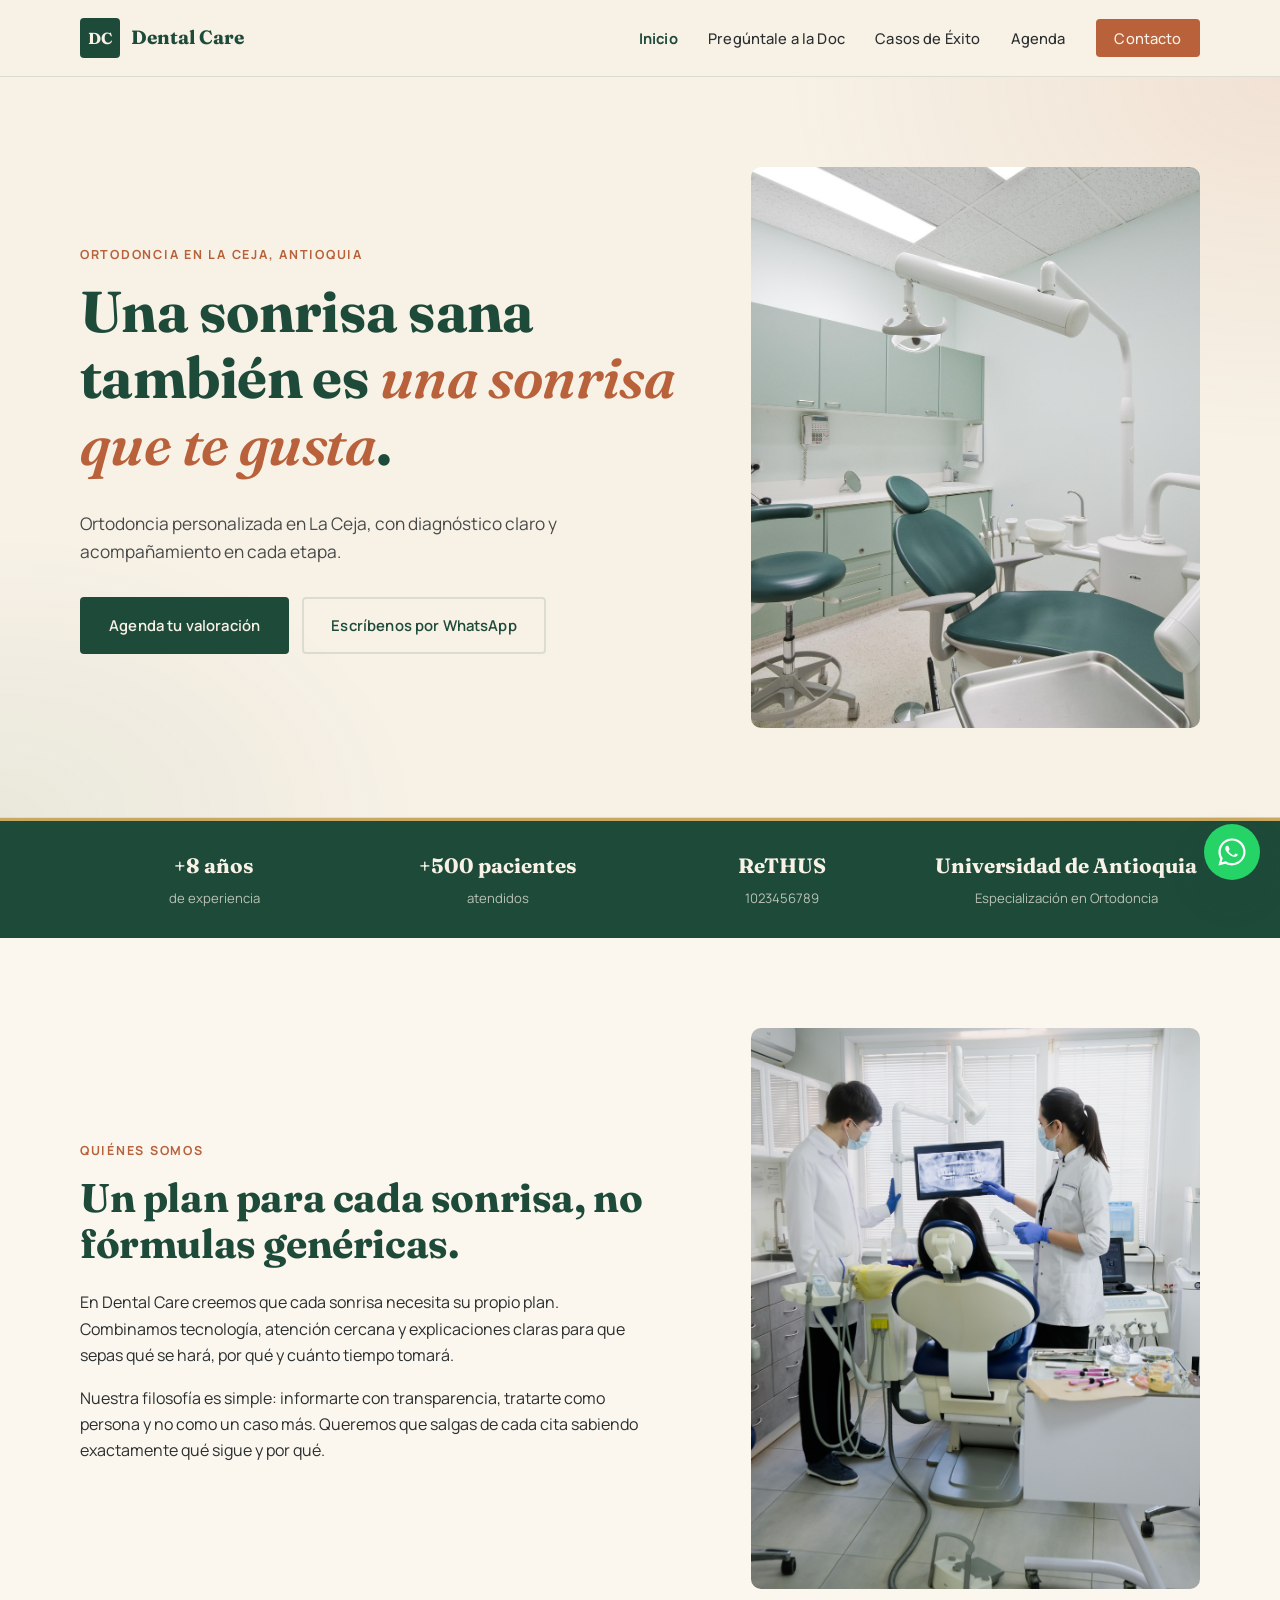
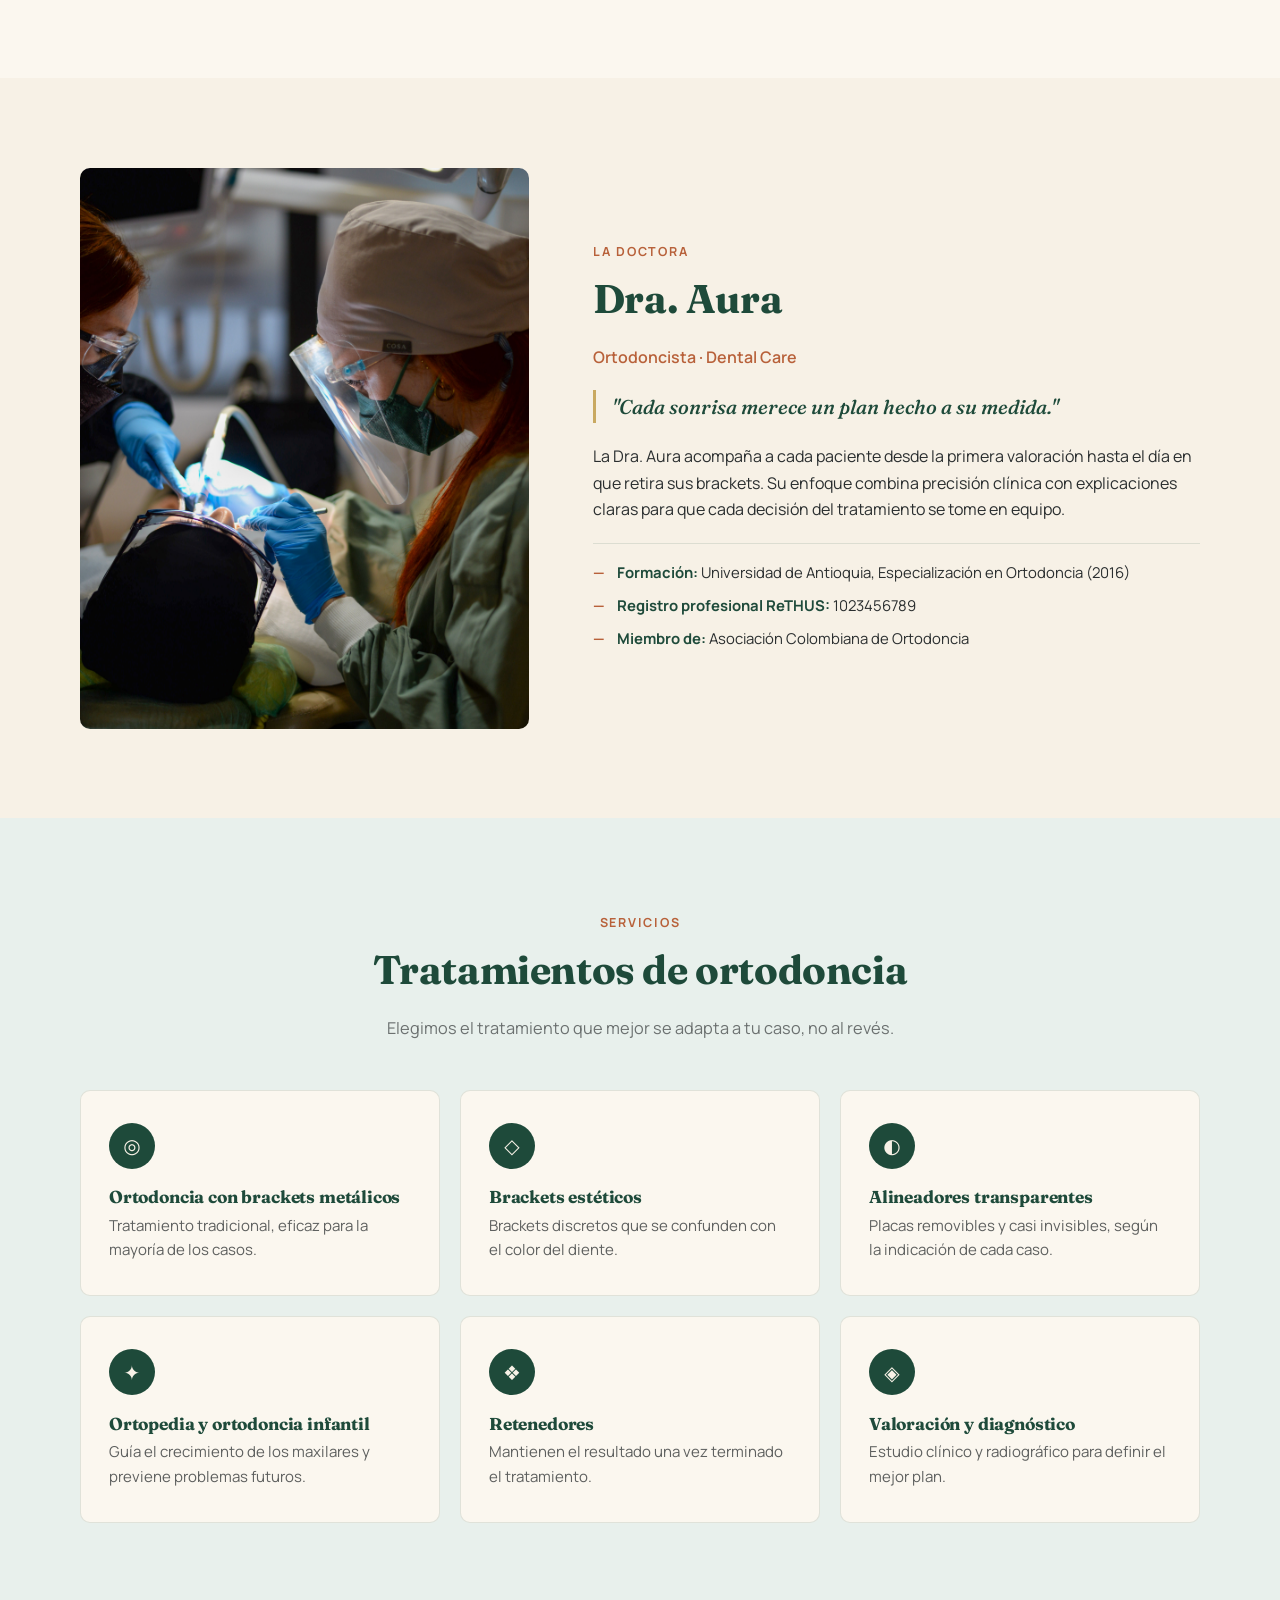
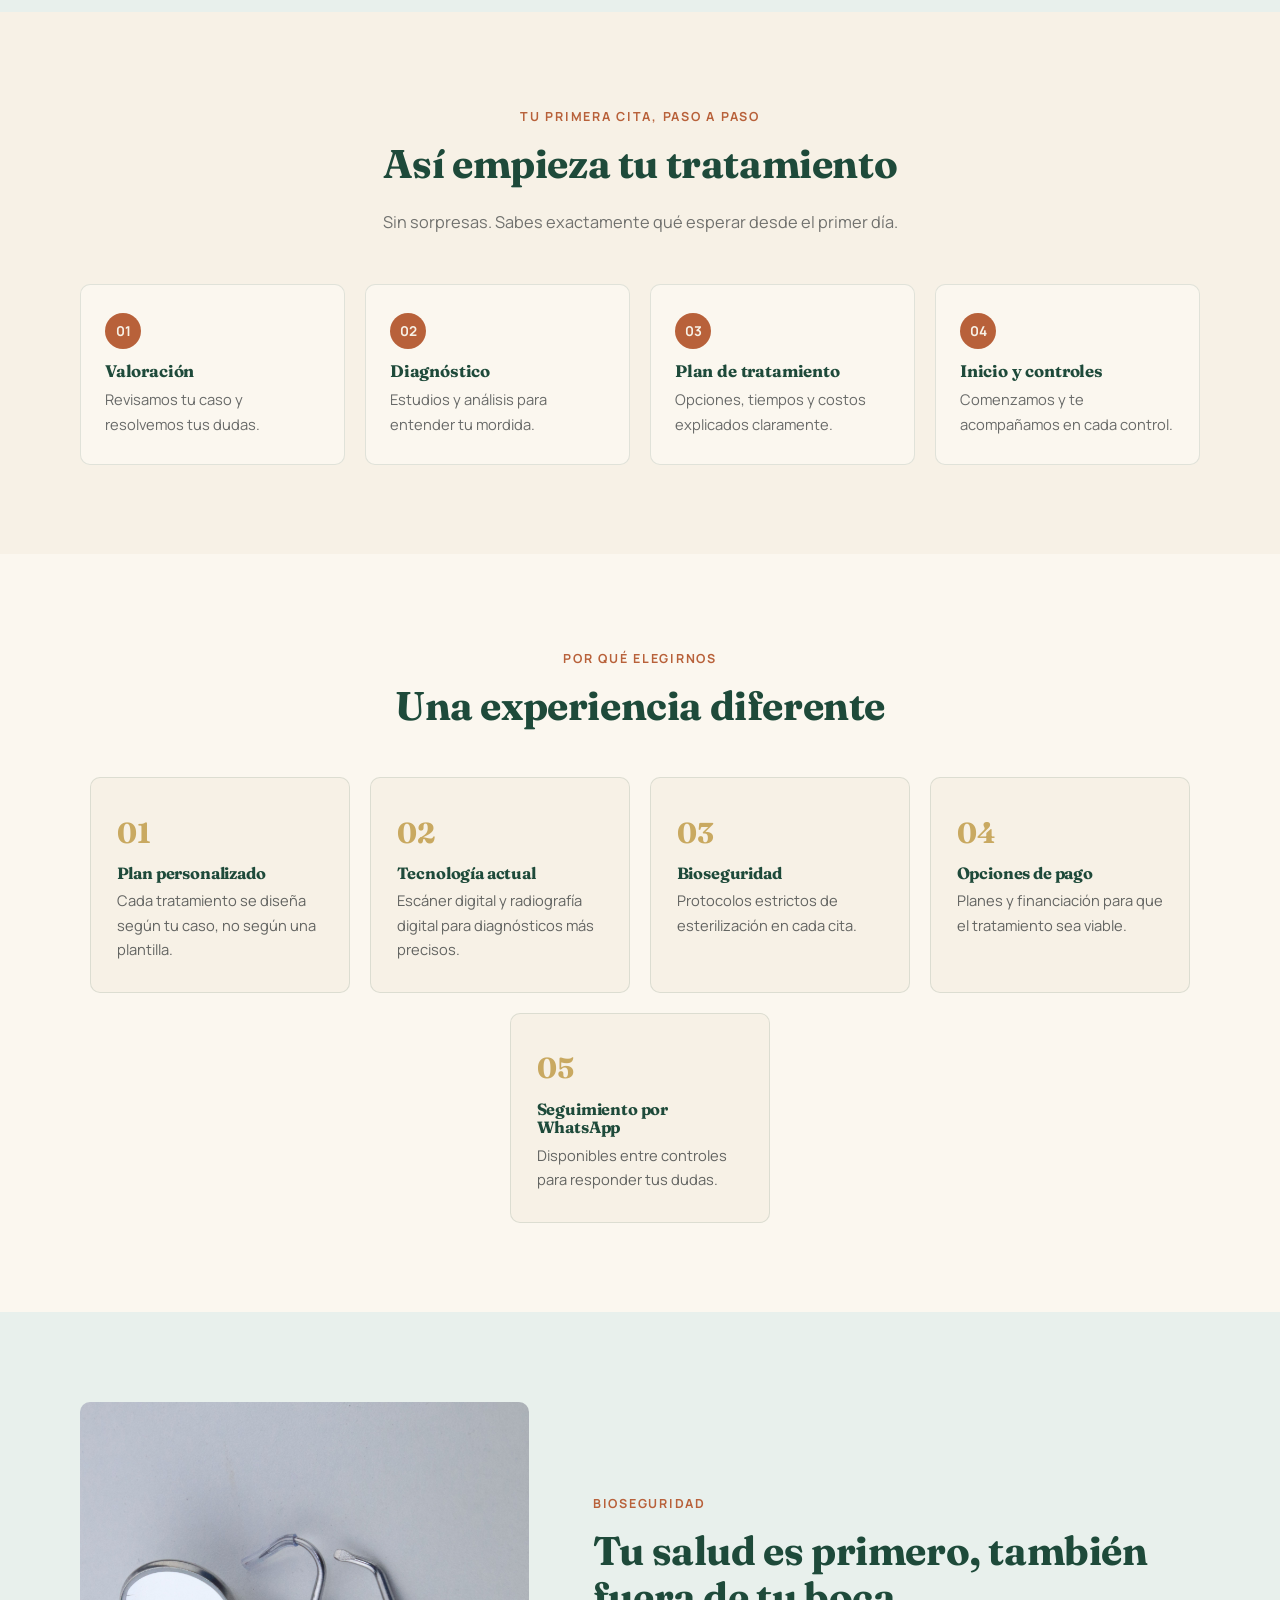
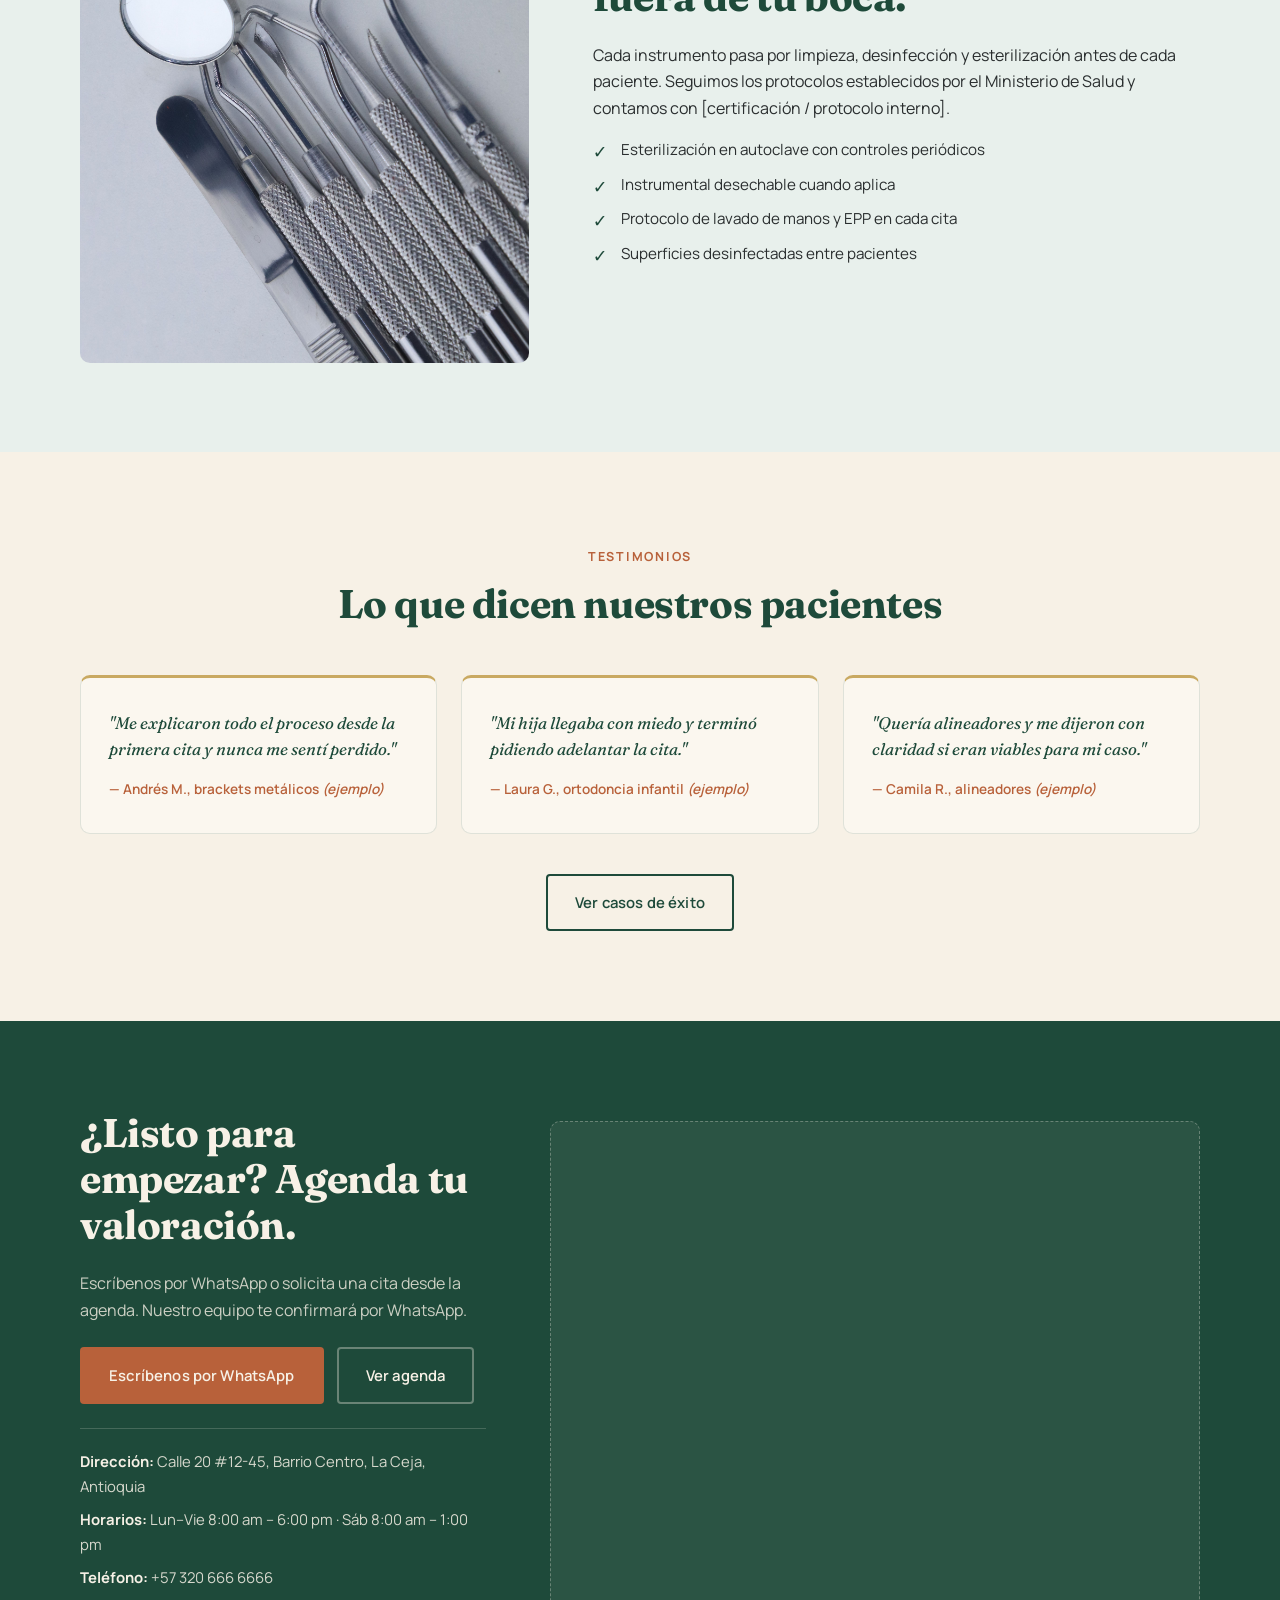
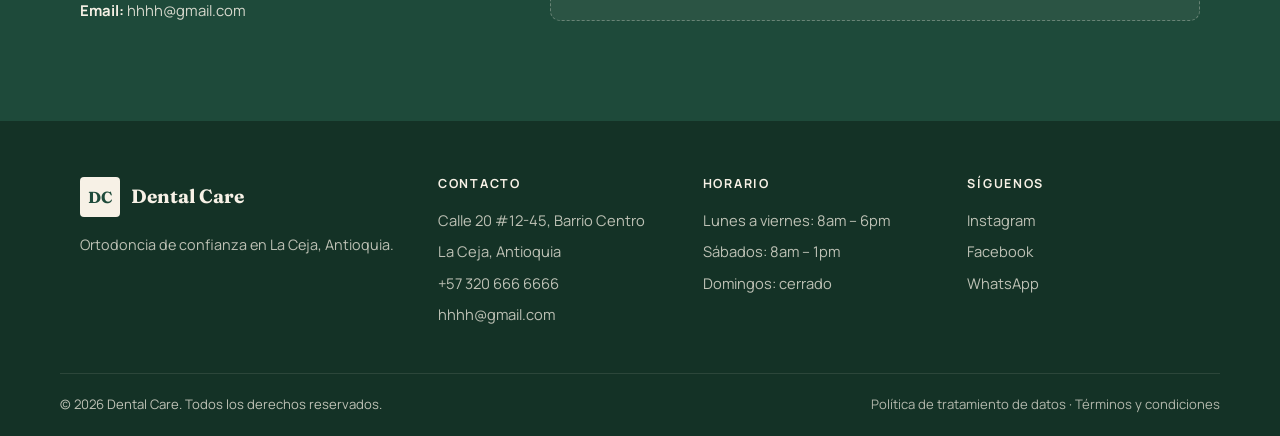
<file: index.html>
<!DOCTYPE html>
<html lang="es">
<head>
  <meta charset="UTF-8" />
  <meta name="viewport" content="width=device-width, initial-scale=1.0" />
  <title>Dental Care | Ortodoncia en La Ceja, Antioquia</title>
  <meta name="description" content="Ortodoncia personalizada, brackets y alineadores en La Ceja, Antioquia. Diagnóstico claro y acompañamiento en cada etapa. Agenda tu valoración en Dental Care." />
  <link rel="preconnect" href="https://fonts.googleapis.com" />
  <link rel="preconnect" href="https://fonts.gstatic.com" crossorigin />
  <link href="https://fonts.googleapis.com/css2?family=Fraunces:ital,wght@0,600;0,700;1,600&family=Manrope:wght@400;500;600;700&display=swap" rel="stylesheet" />
  <link rel="stylesheet" href="styles.css" />
</head>
<body>

  <!-- ============ HEADER ============ -->
  <header class="site-header">
    <div class="container header-inner">
      <a href="index.html" class="logo" aria-label="Dental Care - Inicio">
        <span class="logo-mark">DC</span>
        <span class="logo-text">Dental Care</span>
      </a>

      <button class="nav-toggle" aria-label="Abrir menú" aria-expanded="false" aria-controls="main-nav">
        <span></span><span></span><span></span>
      </button>

      <nav id="main-nav" class="main-nav" aria-label="Navegación principal">
        <ul>
          <li><a href="index.html" class="active">Inicio</a></li>
          <li><a href="FAQ.html">Pregúntale a la Doc</a></li>
          <li><a href="casos.html">Casos de Éxito</a></li>
          <li><a href="agenda.html">Agenda</a></li>
          <li><a href="#contacto" class="nav-cta">Contacto</a></li>
        </ul>
      </nav>
    </div>
  </header>

  <!-- ============ HERO ============ -->
  <section class="hero">
    <div class="container hero-inner">
      <div class="hero-content">
        <p class="eyebrow">Ortodoncia en La Ceja, Antioquia</p>
        <h1>Una sonrisa sana también es <em>una sonrisa que te gusta</em>.</h1>
        <p class="hero-sub">
          Ortodoncia personalizada en La Ceja, con diagnóstico claro y
          acompañamiento en cada etapa.
        </p>
        <div class="hero-actions">
          <a href="agenda.html" class="btn btn-primary">Agenda tu valoración</a>
          <a href="https://wa.me/573206666666?text=Hola%2C%20quisiera%20agendar%20una%20valoraci%C3%B3n%20en%20Dental%20Care." class="btn btn-ghost" target="_blank" rel="noopener">Escríbenos por WhatsApp</a>
        </div>
      </div>
      <div class="hero-media">
        <img src="images/hero.jpg" class="media-img">
      </div>
    </div>
  </section>

  <!-- ============ TRUST BAR ============ -->
  <section class="trust-bar" aria-label="Credenciales">
    <div class="container trust-inner">
      <div class="trust-item"><strong>+8 años</strong><span>de experiencia</span></div>
      <div class="trust-item"><strong>+500 pacientes</strong><span>atendidos</span></div>
      <div class="trust-item"><strong>ReTHUS</strong><span>1023456789</span></div>
      <div class="trust-item"><strong>Universidad de Antioquia</strong><span>Especialización en Ortodoncia</span></div>
    </div>
  </section>

  <!-- ============ QUIÉNES SOMOS ============ -->
  <section class="section philosophy">
    <div class="container philosophy-inner">
      <div class="philosophy-content">
        <p class="eyebrow">Quiénes somos</p>
        <h2>Un plan para cada sonrisa, no fórmulas genéricas.</h2>
        <p>
          En Dental Care creemos que cada sonrisa necesita su propio plan.
          Combinamos tecnología, atención cercana y explicaciones claras para
          que sepas qué se hará, por qué y cuánto tiempo tomará.
        </p>
        <p>
          Nuestra filosofía es simple: informarte con transparencia, tratarte
          como persona y no como un caso más. Queremos que salgas de cada cita
          sabiendo exactamente qué sigue y por qué.
        </p>
      </div>
      <div class="philosophy-media">
        <img src="images/consultorio.jpg" class="media-img">
      </div>
    </div>
  </section>

  <!-- ============ LA DOCTORA ============ -->
  <section class="section about">
    <div class="container about-inner">
      <div class="about-media">
        <img src="images/doctora.jpg" class="media-img">
      </div>
      <div class="about-content">
        <p class="eyebrow">La doctora</p>
        <h2>Dra. Aura</h2>
        <p class="about-role">Ortodoncista · Dental Care</p>
        <p class="about-quote">
          "Cada sonrisa merece un plan hecho a su medida."
        </p>
        <p>
          La Dra. Aura acompaña a cada paciente desde la primera valoración
          hasta el día en que retira sus brackets. Su enfoque combina precisión
          clínica con explicaciones claras para que cada decisión del tratamiento
          se tome en equipo.
        </p>
        <ul class="about-list">
          <li><strong>Formación:</strong> Universidad de Antioquia, Especialización en Ortodoncia (2016)</li>
          <li><strong>Registro profesional ReTHUS:</strong> 1023456789</li>
          <li><strong>Miembro de:</strong> Asociación Colombiana de Ortodoncia</li>
        </ul>
      </div>
    </div>
  </section>

  <!-- ============ SERVICIOS ============ -->
  <section id="servicios" class="section services">
    <div class="container">
      <header class="section-head">
        <p class="eyebrow">Servicios</p>
        <h2>Tratamientos de ortodoncia</h2>
        <p class="section-sub">Elegimos el tratamiento que mejor se adapta a tu caso, no al revés.</p>
      </header>

      <div class="services-grid">
        <article class="service-card">
          <div class="service-icon" aria-hidden="true">◎</div>
          <h3>Ortodoncia con brackets metálicos</h3>
          <p>Tratamiento tradicional, eficaz para la mayoría de los casos.</p>
        </article>
        <article class="service-card">
          <div class="service-icon" aria-hidden="true">◇</div>
          <h3>Brackets estéticos</h3>
          <p>Brackets discretos que se confunden con el color del diente.</p>
        </article>
        <article class="service-card">
          <div class="service-icon" aria-hidden="true">◐</div>
          <h3>Alineadores transparentes</h3>
          <p>Placas removibles y casi invisibles, según la indicación de cada caso.</p>
        </article>
        <article class="service-card">
          <div class="service-icon" aria-hidden="true">✦</div>
          <h3>Ortopedia y ortodoncia infantil</h3>
          <p>Guía el crecimiento de los maxilares y previene problemas futuros.</p>
        </article>
        <article class="service-card">
          <div class="service-icon" aria-hidden="true">❖</div>
          <h3>Retenedores</h3>
          <p>Mantienen el resultado una vez terminado el tratamiento.</p>
        </article>
        <article class="service-card">
          <div class="service-icon" aria-hidden="true">◈</div>
          <h3>Valoración y diagnóstico</h3>
          <p>Estudio clínico y radiográfico para definir el mejor plan.</p>
        </article>
      </div>
    </div>
  </section>

  <!-- ============ TU PRIMERA CITA, PASO A PASO ============ -->
  <section class="section process">
    <div class="container">
      <header class="section-head">
        <p class="eyebrow">Tu primera cita, paso a paso</p>
        <h2>Así empieza tu tratamiento</h2>
        <p class="section-sub">Sin sorpresas. Sabes exactamente qué esperar desde el primer día.</p>
      </header>

      <ol class="process-steps">
        <li class="process-step">
          <span class="step-number">01</span>
          <h3>Valoración</h3>
          <p>Revisamos tu caso y resolvemos tus dudas.</p>
        </li>
        <li class="process-step">
          <span class="step-number">02</span>
          <h3>Diagnóstico</h3>
          <p>Estudios y análisis para entender tu mordida.</p>
        </li>
        <li class="process-step">
          <span class="step-number">03</span>
          <h3>Plan de tratamiento</h3>
          <p>Opciones, tiempos y costos explicados claramente.</p>
        </li>
        <li class="process-step">
          <span class="step-number">04</span>
          <h3>Inicio y controles</h3>
          <p>Comenzamos y te acompañamos en cada control.</p>
        </li>
      </ol>
    </div>
  </section>

  <!-- ============ POR QUÉ ELEGIRNOS ============ -->
  <section class="section why">
    <div class="container">
      <header class="section-head">
        <p class="eyebrow">Por qué elegirnos</p>
        <h2>Una experiencia diferente</h2>
      </header>

      <div class="why-grid why-grid-5">
        <div class="why-card">
          <span class="why-number">01</span>
          <h3>Plan personalizado</h3>
          <p>Cada tratamiento se diseña según tu caso, no según una plantilla.</p>
        </div>
        <div class="why-card">
          <span class="why-number">02</span>
          <h3>Tecnología actual</h3>
          <p>Escáner digital y radiografía digital para diagnósticos más precisos.</p>
        </div>
        <div class="why-card">
          <span class="why-number">03</span>
          <h3>Bioseguridad</h3>
          <p>Protocolos estrictos de esterilización en cada cita.</p>
        </div>
        <div class="why-card">
          <span class="why-number">04</span>
          <h3>Opciones de pago</h3>
          <p>Planes y financiación para que el tratamiento sea viable.</p>
        </div>
        <div class="why-card">
          <span class="why-number">05</span>
          <h3>Seguimiento por WhatsApp</h3>
          <p>Disponibles entre controles para responder tus dudas.</p>
        </div>
      </div>
    </div>
  </section>

  <!-- ============ BIOSEGURIDAD ============ -->
  <section class="section bioseguridad">
    <div class="container bioseguridad-inner">
      <div class="bioseguridad-media">
        <img src="images/instrumental.jpg" class="media-img">
      </div>
      <div class="bioseguridad-content">
        <p class="eyebrow">Bioseguridad</p>
        <h2>Tu salud es primero, también fuera de tu boca.</h2>
        <p>
          Cada instrumento pasa por limpieza, desinfección y esterilización
          antes de cada paciente. Seguimos los protocolos establecidos por el
          Ministerio de Salud y contamos con [certificación / protocolo interno].
        </p>
        <ul class="bioseguridad-list">
          <li>Esterilización en autoclave con controles periódicos</li>
          <li>Instrumental desechable cuando aplica</li>
          <li>Protocolo de lavado de manos y EPP en cada cita</li>
          <li>Superficies desinfectadas entre pacientes</li>
        </ul>
      </div>
    </div>
  </section>

  <!-- ============ TESTIMONIOS TEASER ============ -->
  <section class="section testimonials">
    <div class="container">
      <header class="section-head">
        <p class="eyebrow">Testimonios</p>
        <h2>Lo que dicen nuestros pacientes</h2>
      </header>

      <div class="testimonials-grid">
        <blockquote class="testimonial">
          <p>"Me explicaron todo el proceso desde la primera cita y nunca me sentí perdido."</p>
          <footer>— Andrés M., brackets metálicos <em>(ejemplo)</em></footer>
        </blockquote>
        <blockquote class="testimonial">
          <p>"Mi hija llegaba con miedo y terminó pidiendo adelantar la cita."</p>
          <footer>— Laura G., ortodoncia infantil <em>(ejemplo)</em></footer>
        </blockquote>
        <blockquote class="testimonial">
          <p>"Quería alineadores y me dijeron con claridad si eran viables para mi caso."</p>
          <footer>— Camila R., alineadores <em>(ejemplo)</em></footer>
        </blockquote>
      </div>

      <div class="center">
        <a href="casos.html" class="btn btn-outline">Ver casos de éxito</a>
      </div>
    </div>
  </section>

  <!-- ============ CTA FINAL + MAPA ============ -->
  <section id="contacto" class="section final-cta">
    <div class="container">
      <div class="final-cta-inner">
        <div class="final-cta-text">
          <h2>¿Listo para empezar? Agenda tu valoración.</h2>
          <p>Escríbenos por WhatsApp o solicita una cita desde la agenda. Nuestro equipo te confirmará por WhatsApp.</p>
          <div class="hero-actions">
            <a href="https://wa.me/573206666666?text=Hola%2C%20quisiera%20agendar%20una%20valoraci%C3%B3n%20en%20Dental%20Care." class="btn btn-vinotinto" target="_blank" rel="noopener">Escríbenos por WhatsApp</a>
            <a href="agenda.html" class="btn btn-ghost btn-ghost-light">Ver agenda</a>
          </div>
          <ul class="contact-list">
            <li><strong>Dirección:</strong> Calle 20 #12-45, Barrio Centro, La Ceja, Antioquia</li>
            <li><strong>Horarios:</strong> Lun–Vie 8:00 am – 6:00 pm · Sáb 8:00 am – 1:00 pm</li>
            <li><strong>Teléfono:</strong> <a href="tel:+573206666666">+57 320 666 6666</a></li>
            <li><strong>Email:</strong> <a href="mailto:hhhh@gmail.com">hhhh@gmail.com</a></li>
          </ul>
        </div>
        <div class="map-placeholder">
<iframe src="https://www.google.com/maps/embed?pb=!1m14!1m12!1m3!1d274.4605690419432!2d-75.43576580539445!3d6.031588765302371!2m3!1f0!2f0!3f0!3m2!1i1024!2i768!4f13.1!5e1!3m2!1ses-419!2sco!4v1795130765858!5m2!1ses-419!2sco" width="600" height="450" style="border:0;" allowfullscreen="" loading="lazy" referrerpolicy="strict-origin-when-cross-origin"></iframe>        </div>
      </div>
    </div>
  </section>

  <!-- ============ FOOTER ============ -->
  <footer class="site-footer">
    <div class="container footer-grid">
      <div>
        <a href="index.html" class="logo logo-light">
          <span class="logo-mark">DC</span>
          <span class="logo-text">Dental Care</span>
        </a>
        <p class="footer-desc">Ortodoncia de confianza en La Ceja, Antioquia.</p>
      </div>

      <div>
        <h4>Contacto</h4>
        <ul class="footer-list">
          <li>Calle 20 #12-45, Barrio Centro</li>
          <li>La Ceja, Antioquia</li>
          <li><a href="tel:+573206666666">+57 320 666 6666</a></li>
          <li><a href="mailto:hhhh@gmail.com">hhhh@gmail.com</a></li>
        </ul>
      </div>

      <div>
        <h4>Horario</h4>
        <ul class="footer-list">
          <li>Lunes a viernes: 8am – 6pm</li>
          <li>Sábados: 8am – 1pm</li>
          <li>Domingos: cerrado</li>
        </ul>
      </div>

      <div>
        <h4>Síguenos</h4>
        <ul class="footer-list">
          <li><a href="https://instagram.com/dentalcare.laceja" target="_blank" rel="noopener">Instagram</a></li>
          <li><a href="https://facebook.com/dentalcare.laceja" target="_blank" rel="noopener">Facebook</a></li>
          <li><a href="https://wa.me/573206666666" target="_blank" rel="noopener">WhatsApp</a></li>
        </ul>
      </div>
    </div>

    <div class="container footer-bottom">
      <p>© <span id="year"></span> Dental Care. Todos los derechos reservados.</p>
      <p>
        <a href="privacidad.html">Política de tratamiento de datos</a> ·
        <a href="terminos.html">Términos y condiciones</a>
      </p>
    </div>
  </footer>

  <!-- ============ WHATSAPP FLOATING ============ -->
  <a href="https://wa.me/573206666666?text=Hola%2C%20quisiera%20agendar%20una%20valoraci%C3%B3n%20en%20Dental%20Care."
     class="whatsapp-float" aria-label="Escríbenos por WhatsApp" target="_blank" rel="noopener">
    <svg viewBox="0 0 32 32" width="28" height="28" aria-hidden="true">
      <path fill="currentColor" d="M16 .5C7.4.5.5 7.4.5 16c0 2.8.7 5.4 2 7.7L.5 31.5l8-2.1c2.2 1.2 4.8 1.9 7.5 1.9 8.6 0 15.5-6.9 15.5-15.5S24.6.5 16 .5zm0 28.2c-2.4 0-4.7-.6-6.7-1.8l-.5-.3-4.7 1.2 1.3-4.6-.3-.5c-1.3-2.1-2-4.5-2-7 0-7.1 5.8-12.9 12.9-12.9S29 8.9 29 16s-5.8 12.7-13 12.7zm7.1-9.5c-.4-.2-2.3-1.1-2.6-1.3-.4-.1-.6-.2-.9.2-.3.4-1 1.3-1.2 1.5-.2.2-.4.3-.8.1-.4-.2-1.7-.6-3.2-2-1.2-1-2-2.3-2.2-2.7-.2-.4 0-.6.2-.8.2-.2.4-.4.5-.7.2-.2.2-.4.3-.6.1-.2 0-.4 0-.6-.1-.2-.9-2.1-1.2-2.9-.3-.7-.6-.6-.9-.6h-.7c-.2 0-.6.1-.9.4-.3.4-1.2 1.2-1.2 2.8 0 1.7 1.2 3.3 1.4 3.5.2.2 2.4 3.7 5.9 5.1.8.4 1.5.6 2 .7.8.3 1.6.2 2.2.1.7-.1 2.3-.9 2.6-1.8.3-.9.3-1.7.2-1.8-.1-.2-.4-.2-.8-.4z"/>
    </svg>
  </a>

  <script src="script.js" defer></script>
</body>
</html>
</file>
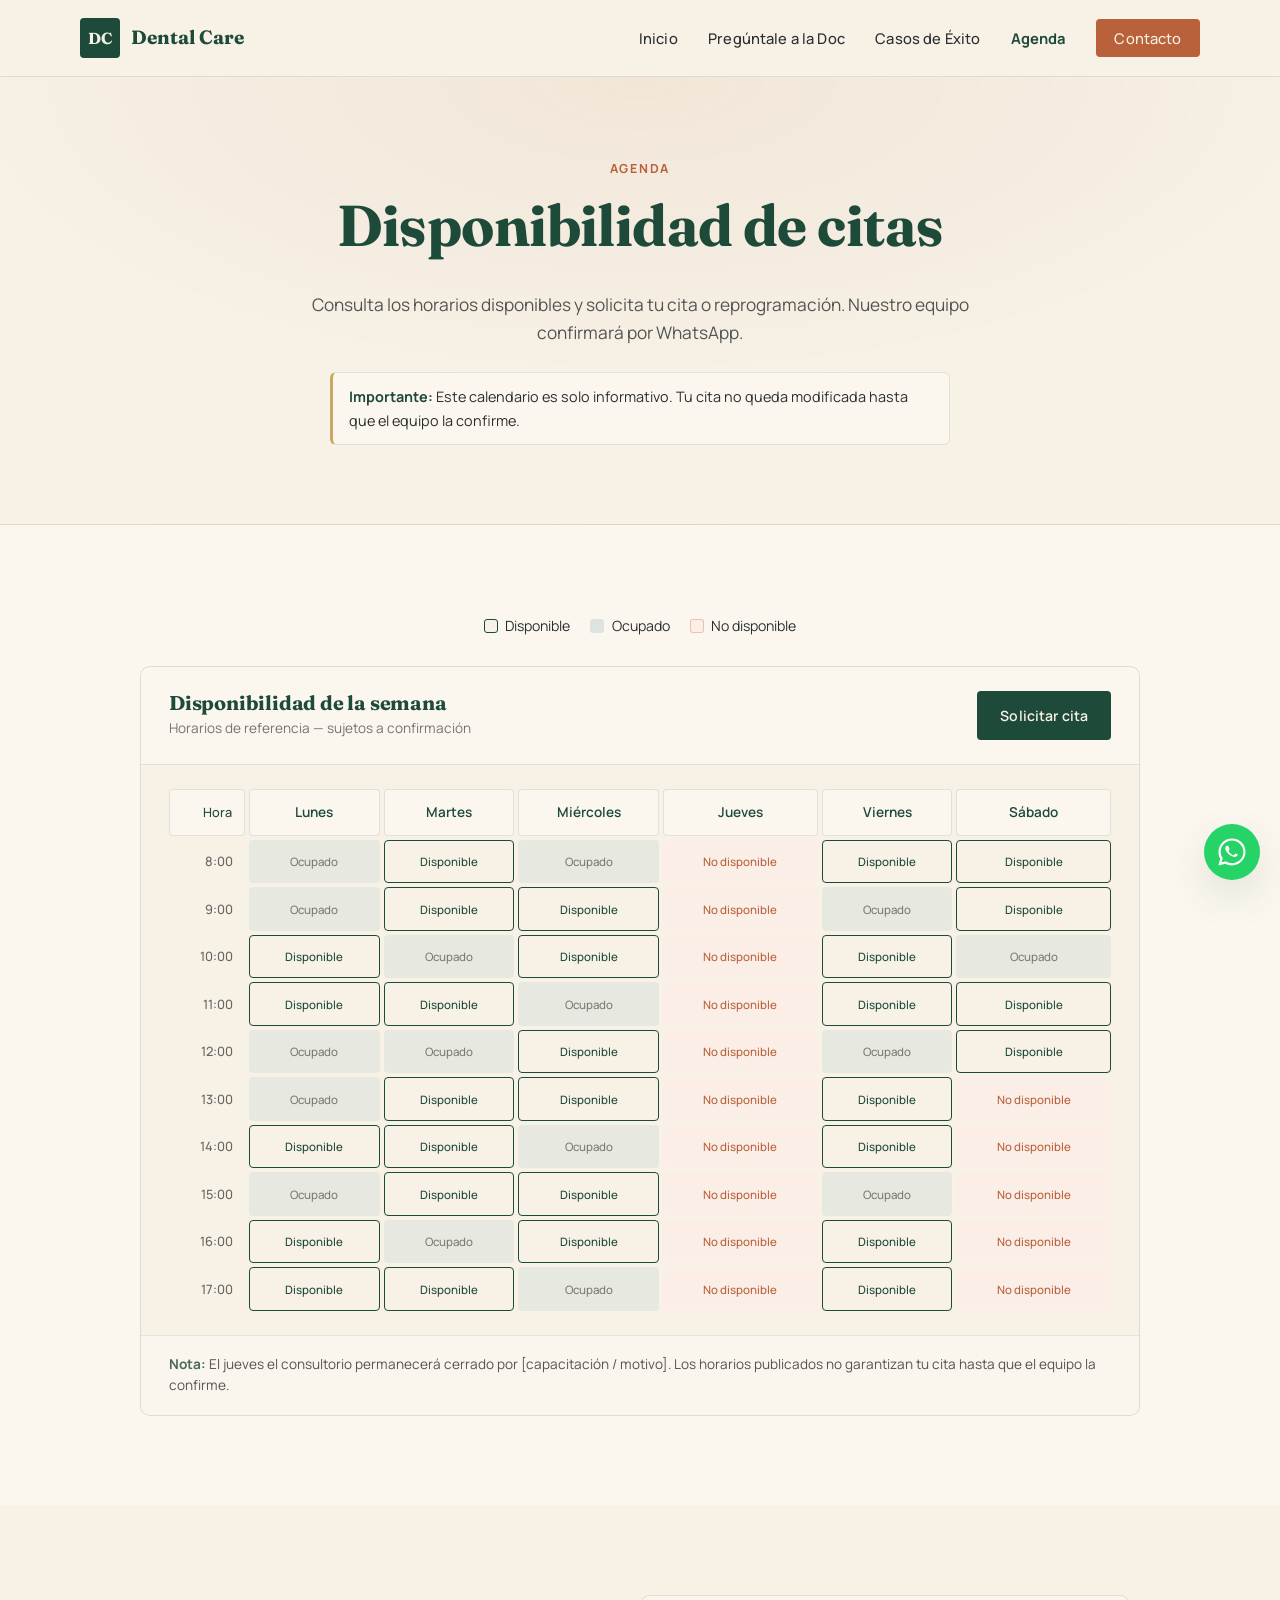
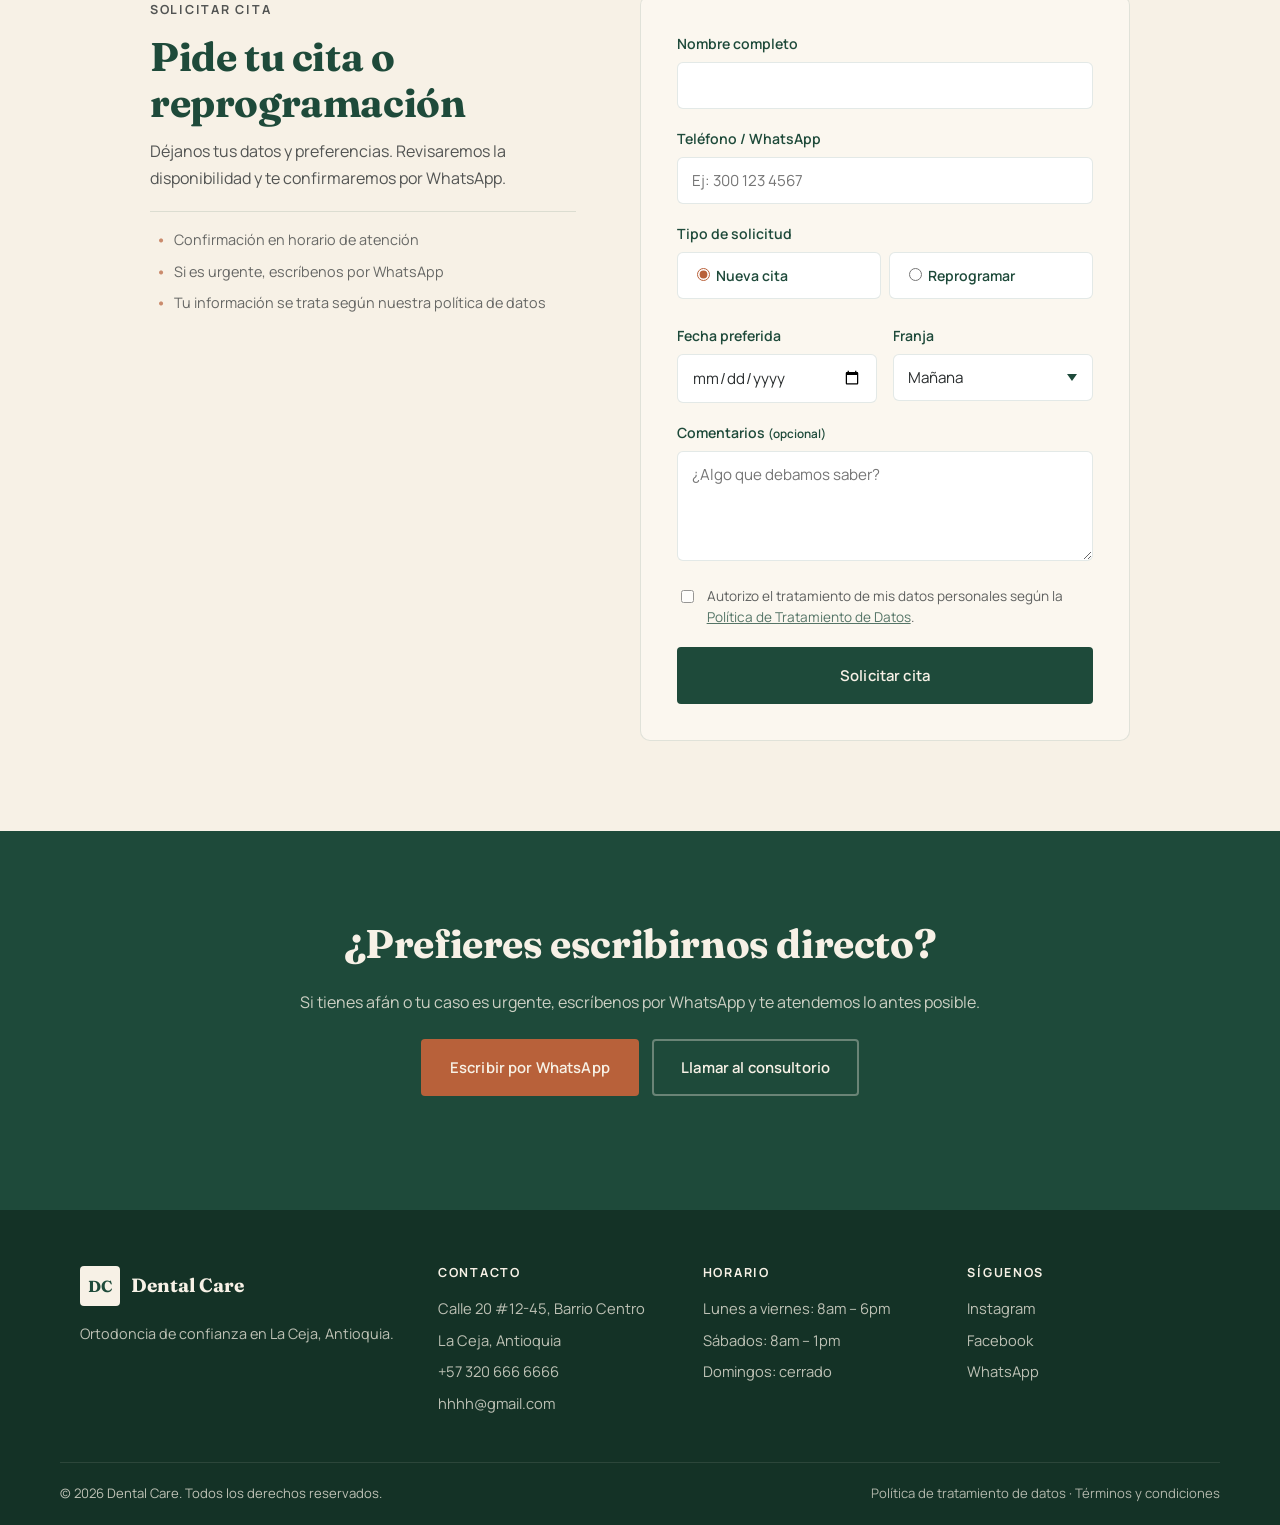
<file: agenda.html>
<!DOCTYPE html>
<html lang="es">
<head>
  <meta charset="UTF-8" />
  <meta name="viewport" content="width=device-width, initial-scale=1.0" />
  <title>Agenda | Dental Care</title>
  <meta name="description" content="Consulta la disponibilidad de citas en Dental Care y solicita tu cita o reprogramación. Nuestro equipo confirmará por WhatsApp." />
  <link rel="preconnect" href="https://fonts.googleapis.com" />
  <link rel="preconnect" href="https://fonts.gstatic.com" crossorigin />
  <link href="https://fonts.googleapis.com/css2?family=Fraunces:ital,wght@0,600;0,700;1,600&family=Manrope:wght@400;500;600;700&display=swap" rel="stylesheet" />
  <link rel="stylesheet" href="styles.css" />
</head>
<body>

  <!-- ============ HEADER ============ -->
  <header class="site-header">
    <div class="container header-inner">
      <a href="index.html" class="logo" aria-label="Dental Care - Inicio">
        <span class="logo-mark">DC</span>
        <span class="logo-text">Dental Care</span>
      </a>
      <button class="nav-toggle" aria-label="Abrir menú" aria-expanded="false" aria-controls="main-nav">
        <span></span><span></span><span></span>
      </button>
      <nav id="main-nav" class="main-nav" aria-label="Navegación principal">
        <ul>
          <li><a href="index.html">Inicio</a></li>
          <li><a href="FAQ.html">Pregúntale a la Doc</a></li>
          <li><a href="casos.html">Casos de Éxito</a></li>
          <li><a href="agenda.html" class="active">Agenda</a></li>
          <li><a href="index.html#contacto" class="nav-cta">Contacto</a></li>
        </ul>
      </nav>
    </div>
  </header>

  <!-- ============ PAGE HERO ============ -->
  <section class="page-hero">
    <div class="container page-hero-inner">
      <p class="eyebrow">Agenda</p>
      <h1>Disponibilidad de citas</h1>
      <p class="page-hero-sub">
        Consulta los horarios disponibles y solicita tu cita o reprogramación.
        Nuestro equipo confirmará por WhatsApp.
      </p>
      <p class="disclaimer">
        <strong>Importante:</strong> Este calendario es solo informativo. Tu cita
        no queda modificada hasta que el equipo la confirme.
      </p>
    </div>
  </section>

  <!-- ============ CALENDAR ============ -->
  <section class="section agenda-section">
    <div class="container">

      <div class="agenda-legend" aria-label="Leyenda del calendario">
        <span class="legend-item"><span class="legend-dot legend-available"></span>Disponible</span>
        <span class="legend-item"><span class="legend-dot legend-busy"></span>Ocupado</span>
        <span class="legend-item"><span class="legend-dot legend-blocked"></span>No disponible</span>
      </div>

      <div class="agenda-card">
        <header class="agenda-header">
          <div>
            <h2>Disponibilidad de la semana</h2>
            <p class="agenda-sub">Horarios de referencia — sujetos a confirmación</p>
          </div>
          <a href="#solicitar" class="btn btn-primary">Solicitar cita</a>
        </header>

        <div class="agenda-scroll">
          <table class="agenda-table" aria-label="Calendario de disponibilidad semanal">
            <thead>
              <tr>
                <th scope="col" class="col-time">Hora</th>
                <th scope="col">Lunes</th>
                <th scope="col">Martes</th>
                <th scope="col">Miércoles</th>
                <th scope="col">Jueves</th>
                <th scope="col">Viernes</th>
                <th scope="col">Sábado</th>
              </tr>
            </thead>
            <tbody>
              <tr>
                <th scope="row" class="col-time">8:00</th>
                <td class="slot slot-busy">Ocupado</td>
                <td class="slot slot-available">Disponible</td>
                <td class="slot slot-busy">Ocupado</td>
                <td class="slot slot-blocked">No disponible</td>
                <td class="slot slot-available">Disponible</td>
                <td class="slot slot-available">Disponible</td>
              </tr>
              <tr>
                <th scope="row" class="col-time">9:00</th>
                <td class="slot slot-busy">Ocupado</td>
                <td class="slot slot-available">Disponible</td>
                <td class="slot slot-available">Disponible</td>
                <td class="slot slot-blocked">No disponible</td>
                <td class="slot slot-busy">Ocupado</td>
                <td class="slot slot-available">Disponible</td>
              </tr>
              <tr>
                <th scope="row" class="col-time">10:00</th>
                <td class="slot slot-available">Disponible</td>
                <td class="slot slot-busy">Ocupado</td>
                <td class="slot slot-available">Disponible</td>
                <td class="slot slot-blocked">No disponible</td>
                <td class="slot slot-available">Disponible</td>
                <td class="slot slot-busy">Ocupado</td>
              </tr>
              <tr>
                <th scope="row" class="col-time">11:00</th>
                <td class="slot slot-available">Disponible</td>
                <td class="slot slot-available">Disponible</td>
                <td class="slot slot-busy">Ocupado</td>
                <td class="slot slot-blocked">No disponible</td>
                <td class="slot slot-available">Disponible</td>
                <td class="slot slot-available">Disponible</td>
              </tr>
              <tr>
                <th scope="row" class="col-time">12:00</th>
                <td class="slot slot-busy">Ocupado</td>
                <td class="slot slot-busy">Ocupado</td>
                <td class="slot slot-available">Disponible</td>
                <td class="slot slot-blocked">No disponible</td>
                <td class="slot slot-busy">Ocupado</td>
                <td class="slot slot-available">Disponible</td>
              </tr>
              <tr>
                <th scope="row" class="col-time">13:00</th>
                <td class="slot slot-busy">Ocupado</td>
                <td class="slot slot-available">Disponible</td>
                <td class="slot slot-available">Disponible</td>
                <td class="slot slot-blocked">No disponible</td>
                <td class="slot slot-available">Disponible</td>
                <td class="slot slot-blocked">No disponible</td>
              </tr>
              <tr>
                <th scope="row" class="col-time">14:00</th>
                <td class="slot slot-available">Disponible</td>
                <td class="slot slot-available">Disponible</td>
                <td class="slot slot-busy">Ocupado</td>
                <td class="slot slot-blocked">No disponible</td>
                <td class="slot slot-available">Disponible</td>
                <td class="slot slot-blocked">No disponible</td>
              </tr>
              <tr>
                <th scope="row" class="col-time">15:00</th>
                <td class="slot slot-busy">Ocupado</td>
                <td class="slot slot-available">Disponible</td>
                <td class="slot slot-available">Disponible</td>
                <td class="slot slot-blocked">No disponible</td>
                <td class="slot slot-busy">Ocupado</td>
                <td class="slot slot-blocked">No disponible</td>
              </tr>
              <tr>
                <th scope="row" class="col-time">16:00</th>
                <td class="slot slot-available">Disponible</td>
                <td class="slot slot-busy">Ocupado</td>
                <td class="slot slot-available">Disponible</td>
                <td class="slot slot-blocked">No disponible</td>
                <td class="slot slot-available">Disponible</td>
                <td class="slot slot-blocked">No disponible</td>
              </tr>
              <tr>
                <th scope="row" class="col-time">17:00</th>
                <td class="slot slot-available">Disponible</td>
                <td class="slot slot-available">Disponible</td>
                <td class="slot slot-busy">Ocupado</td>
                <td class="slot slot-blocked">No disponible</td>
                <td class="slot slot-available">Disponible</td>
                <td class="slot slot-blocked">No disponible</td>
              </tr>
            </tbody>
          </table>
        </div>

        <p class="agenda-note">
          <strong>Nota:</strong> El jueves el consultorio permanecerá cerrado por
          [capacitación / motivo]. Los horarios publicados no garantizan tu cita
          hasta que el equipo la confirme.
        </p>
      </div>

    </div>
  </section>

  <!-- ============ REQUEST FORM ============ -->
  <section class="section form-section" id="solicitar">
    <div class="container form-inner">
      <div class="form-intro">
        <p class="eyebrow">Solicitar cita</p>
        <h2>Pide tu cita o reprogramación</h2>
        <p>
          Déjanos tus datos y preferencias. Revisaremos la disponibilidad y te
          confirmaremos por WhatsApp.
        </p>
        <ul class="form-notes">
          <li>Confirmación en horario de atención</li>
          <li>Si es urgente, escríbenos por WhatsApp</li>
          <li>Tu información se trata según nuestra política de datos</li>
        </ul>
      </div>

      <div class="form-container">
        <form class="contact-form" id="agenda-form">
          <div class="form-row">
            <label for="nombre">Nombre completo</label>
            <input type="text" id="nombre" name="nombre" required autocomplete="name" />
          </div>

          <div class="form-row">
            <label for="telefono">Teléfono / WhatsApp</label>
            <input type="tel" id="telefono" name="telefono" required autocomplete="tel" placeholder="Ej: 300 123 4567" />
          </div>

          <div class="form-row">
            <span class="label-text">Tipo de solicitud</span>
            <div class="radio-group radio-group-inline">
              <label class="radio">
                <input type="radio" name="tipo" value="nueva" checked />
                <span>Nueva cita</span>
              </label>
              <label class="radio">
                <input type="radio" name="tipo" value="reprogramar" />
                <span>Reprogramar</span>
              </label>
            </div>
          </div>

          <div class="form-row form-row-2">
            <div>
              <label for="fecha">Fecha preferida</label>
              <input type="date" id="fecha" name="fecha" required />
            </div>
            <div>
              <label for="franja">Franja</label>
              <select id="franja" name="franja">
                <option value="manana">Mañana</option>
                <option value="tarde">Tarde</option>
              </select>
            </div>
          </div>

          <div class="form-row">
            <label for="comentarios">Comentarios <small>(opcional)</small></label>
            <textarea id="comentarios" name="comentarios" rows="3" placeholder="¿Algo que debamos saber?"></textarea>
          </div>

          <label class="checkbox">
            <input type="checkbox" name="consent" required />
            <span>Autorizo el tratamiento de mis datos personales según la <a href="privacidad.html">Política de Tratamiento de Datos</a>.</span>
          </label>

          <button type="submit" class="btn btn-primary form-submit">Solicitar cita</button>
        </form>

        <div class="form-success" id="agenda-success" hidden>
          <div class="success-icon" aria-hidden="true">✓</div>
          <h3>Solicitud recibida</h3>
          <p>Recibimos tu solicitud. Te escribiremos pronto para confirmar.</p>
          <button type="button" class="btn btn-ghost" id="agenda-reset">Enviar otra solicitud</button>
        </div>
      </div>
    </div>
  </section>

  <!-- ============ FINAL CTA ============ -->
  <section class="section final-cta">
    <div class="container final-cta-text center">
      <h2>¿Prefieres escribirnos directo?</h2>
      <p>Si tienes afán o tu caso es urgente, escríbenos por WhatsApp y te atendemos lo antes posible.</p>
      <div class="hero-actions" style="justify-content:center">
        <a href="https://wa.me/573206666666?text=Hola%2C%20quiero%20agendar%20una%20cita%20en%20Dental%20Care." class="btn btn-vinotinto" target="_blank" rel="noopener">Escribir por WhatsApp</a>
        <a href="tel:+573206666666" class="btn btn-ghost btn-ghost-light">Llamar al consultorio</a>
      </div>
    </div>
  </section>

  <!-- ============ FOOTER ============ -->
  <footer class="site-footer">
    <div class="container footer-grid">
      <div>
        <a href="index.html" class="logo logo-light">
          <span class="logo-mark">DC</span>
          <span class="logo-text">Dental Care</span>
        </a>
        <p class="footer-desc">Ortodoncia de confianza en La Ceja, Antioquia.</p>
      </div>
      <div>
        <h4>Contacto</h4>
        <ul class="footer-list">
          <li>Calle 20 #12-45, Barrio Centro</li>
          <li>La Ceja, Antioquia</li>
          <li><a href="tel:+573206666666">+57 320 666 6666</a></li>
          <li><a href="mailto:hhhh@gmail.com">hhhh@gmail.com</a></li>
        </ul>
      </div>
      <div>
        <h4>Horario</h4>
        <ul class="footer-list">
          <li>Lunes a viernes: 8am – 6pm</li>
          <li>Sábados: 8am – 1pm</li>
          <li>Domingos: cerrado</li>
        </ul>
      </div>
      <div>
        <h4>Síguenos</h4>
        <ul class="footer-list">
          <li><a href="https://instagram.com/dentalcare.laceja" target="_blank" rel="noopener">Instagram</a></li>
          <li><a href="https://facebook.com/dentalcare.laceja" target="_blank" rel="noopener">Facebook</a></li>
          <li><a href="https://wa.me/573206666666" target="_blank" rel="noopener">WhatsApp</a></li>
        </ul>
      </div>
    </div>
    <div class="container footer-bottom">
      <p>© <span id="year"></span> Dental Care. Todos los derechos reservados.</p>
      <p>
        <a href="privacidad.html">Política de tratamiento de datos</a> ·
        <a href="terminos.html">Términos y condiciones</a>
      </p>
    </div>
  </footer>

  <!-- ============ WHATSAPP FLOAT ============ -->
  <a href="https://wa.me/573206666666?text=Hola%2C%20quiero%20agendar%20una%20cita%20en%20Dental%20Care."
     class="whatsapp-float" aria-label="Escríbenos por WhatsApp" target="_blank" rel="noopener">
    <svg viewBox="0 0 32 32" width="28" height="28" aria-hidden="true">
      <path fill="currentColor" d="M16 .5C7.4.5.5 7.4.5 16c0 2.8.7 5.4 2 7.7L.5 31.5l8-2.1c2.2 1.2 4.8 1.9 7.5 1.9 8.6 0 15.5-6.9 15.5-15.5S24.6.5 16 .5zm0 28.2c-2.4 0-4.7-.6-6.7-1.8l-.5-.3-4.7 1.2 1.3-4.6-.3-.5c-1.3-2.1-2-4.5-2-7 0-7.1 5.8-12.9 12.9-12.9S29 8.9 29 16s-5.8 12.7-13 12.7zm7.1-9.5c-.4-.2-2.3-1.1-2.6-1.3-.4-.1-.6-.2-.9.2-.3.4-1 1.3-1.2 1.5-.2.2-.4.3-.8.1-.4-.2-1.7-.6-3.2-2-1.2-1-2-2.3-2.2-2.7-.2-.4 0-.6.2-.8.2-.2.4-.4.5-.7.2-.2.2-.4.3-.6.1-.2 0-.4 0-.6-.1-.2-.9-2.1-1.2-2.9-.3-.7-.6-.6-.9-.6h-.7c-.2 0-.6.1-.9.4-.3.4-1.2 1.2-1.2 2.8 0 1.7 1.2 3.3 1.4 3.5.2.2 2.4 3.7 5.9 5.1.8.4 1.5.6 2 .7.8.3 1.6.2 2.2.1.7-.1 2.3-.9 2.6-1.8.3-.9.3-1.7.2-1.8-.1-.2-.4-.2-.8-.4z"/>
    </svg>
  </a>

  <script src="script.js" defer></script>
</body>
</html>
</file>
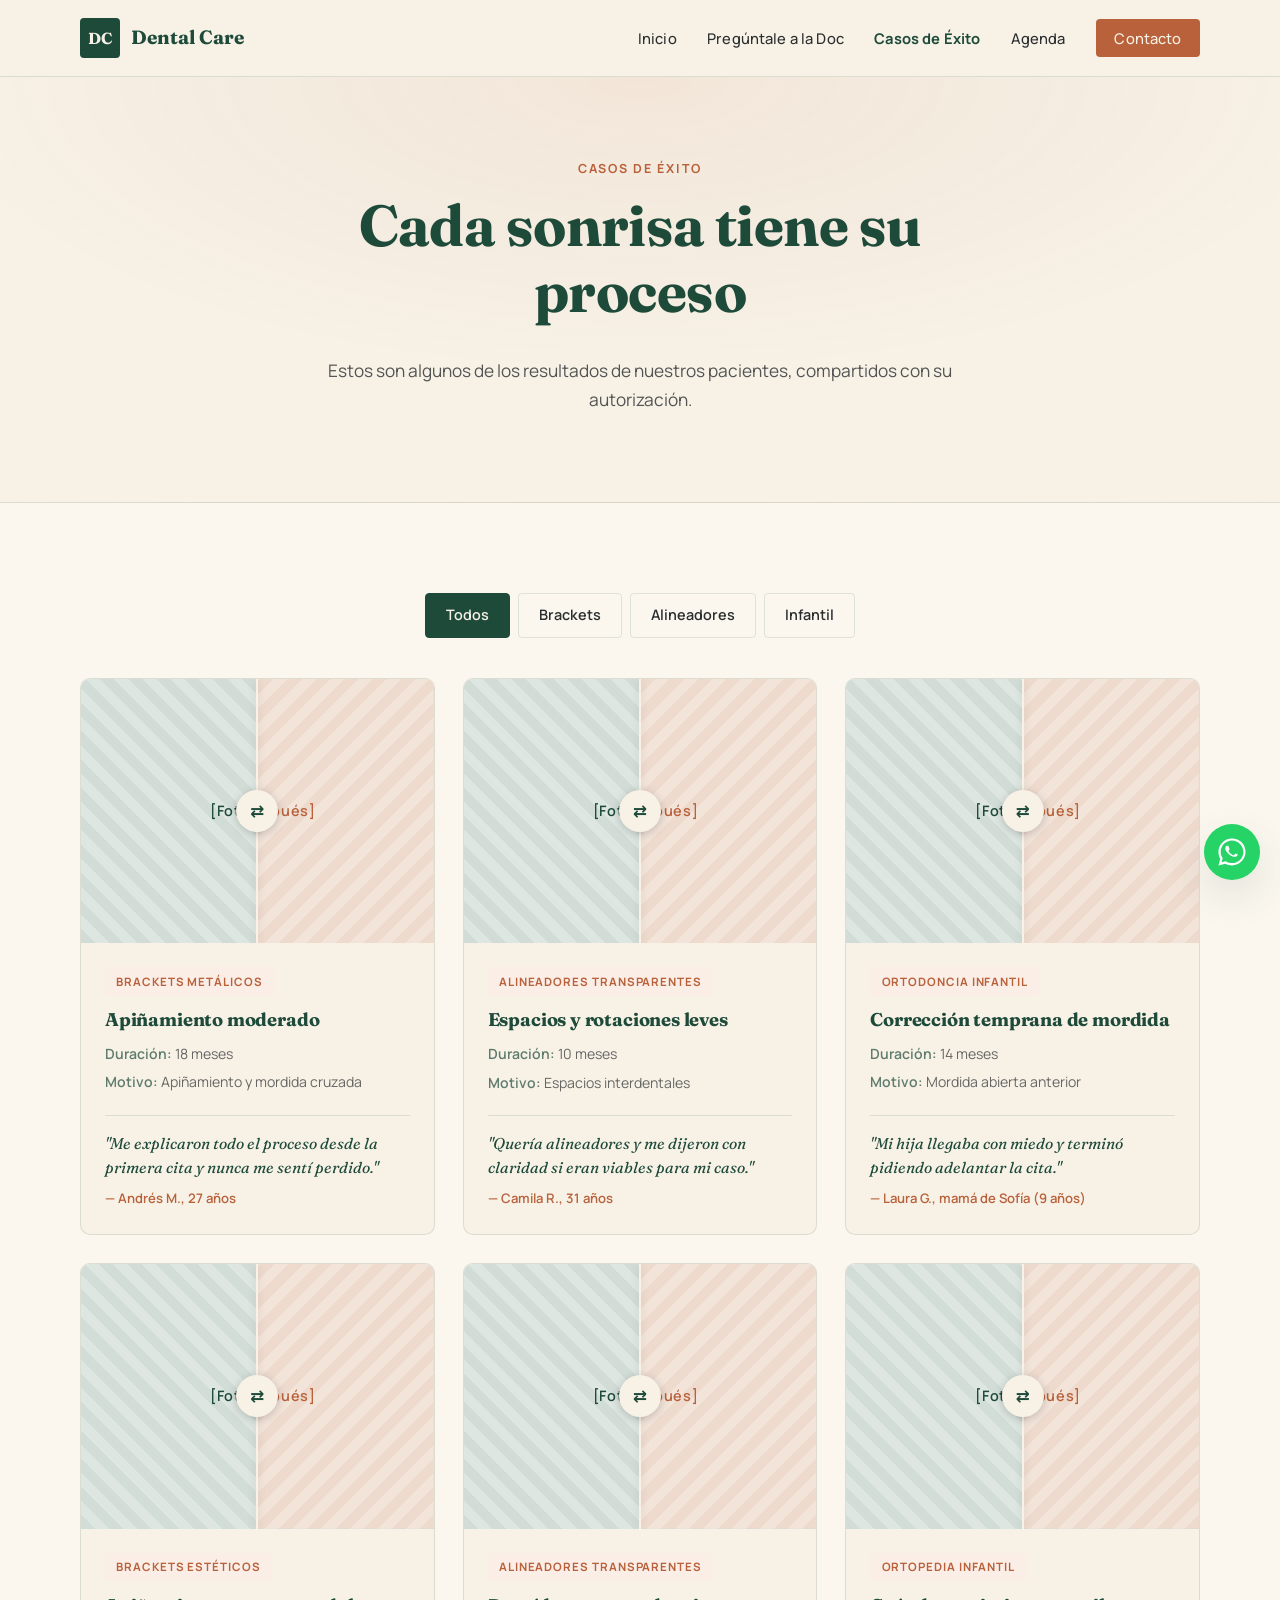
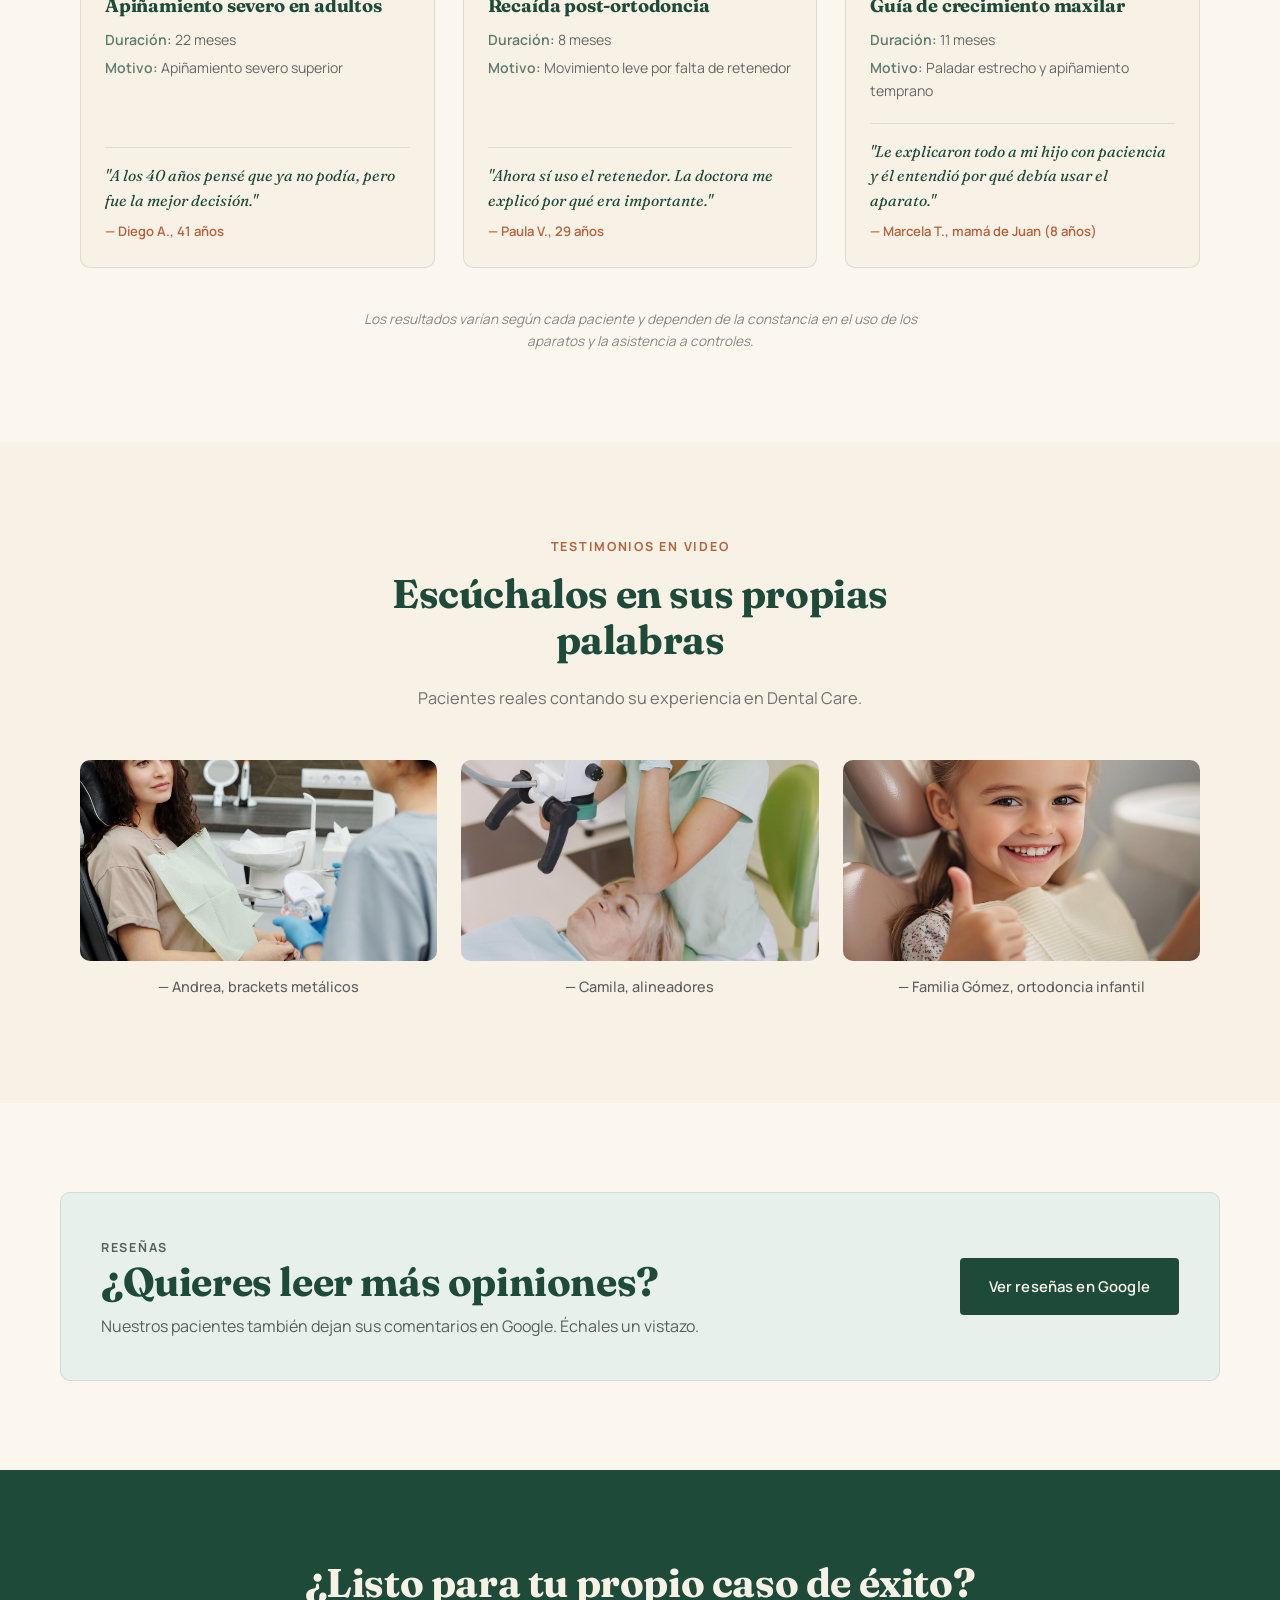
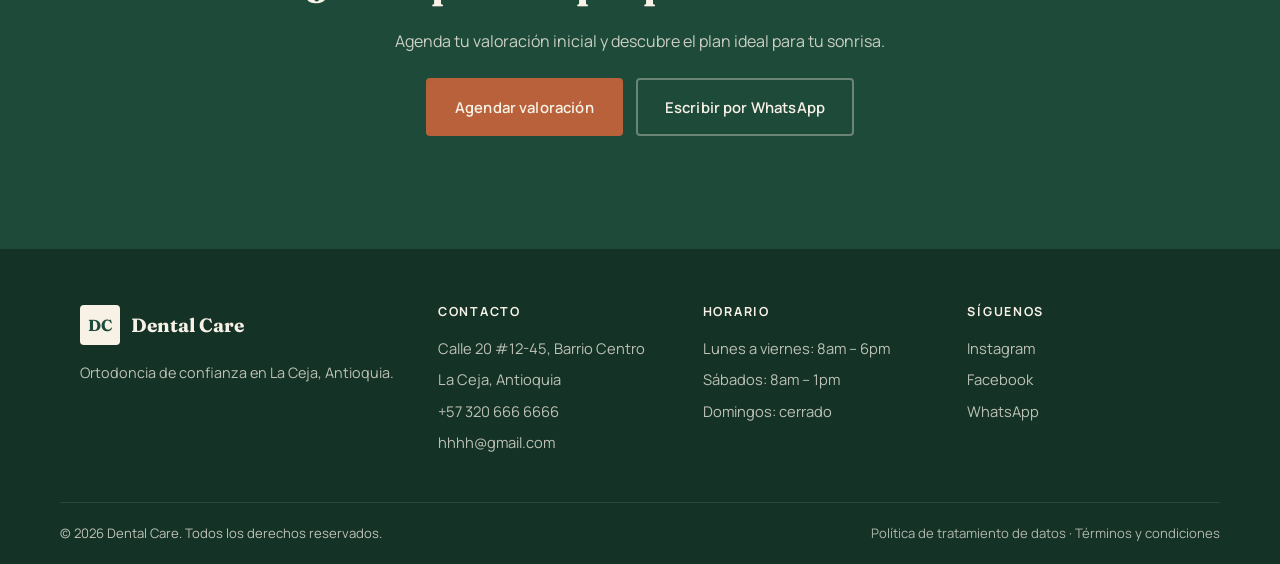
<file: casos.html>
<!DOCTYPE html>
<html lang="es">
<head>
  <meta charset="UTF-8" />
  <meta name="viewport" content="width=device-width, initial-scale=1.0" />
  <title>Casos de Éxito | Dental Care</title>
  <meta name="description" content="Resultados reales de pacientes de Dental Care en La Ceja. Brackets, alineadores y ortodoncia infantil — compartidos con autorización." />
  <link rel="preconnect" href="https://fonts.googleapis.com" />
  <link rel="preconnect" href="https://fonts.gstatic.com" crossorigin />
  <link href="https://fonts.googleapis.com/css2?family=Fraunces:ital,wght@0,600;0,700;1,600&family=Manrope:wght@400;500;600;700&display=swap" rel="stylesheet" />
  <link rel="stylesheet" href="styles.css" />
</head>
<body>

  <!-- ============ HEADER ============ -->
  <header class="site-header">
    <div class="container header-inner">
      <a href="index.html" class="logo" aria-label="Dental Care - Inicio">
        <span class="logo-mark">DC</span>
        <span class="logo-text">Dental Care</span>
      </a>

      <button class="nav-toggle" aria-label="Abrir menú" aria-expanded="false" aria-controls="main-nav">
        <span></span><span></span><span></span>
      </button>

      <nav id="main-nav" class="main-nav" aria-label="Navegación principal">
        <ul>
          <li><a href="index.html">Inicio</a></li>
          <li><a href="FAQ.html">Pregúntale a la Doc</a></li>
          <li><a href="casos.html" class="active">Casos de Éxito</a></li>
          <li><a href="agenda.html">Agenda</a></li>
          <li><a href="index.html#contacto" class="nav-cta">Contacto</a></li>
        </ul>
      </nav>
    </div>
  </header>

  <!-- ============ PAGE HERO ============ -->
  <section class="page-hero">
    <div class="container page-hero-inner">
      <p class="eyebrow">Casos de Éxito</p>
      <h1>Cada sonrisa tiene su proceso</h1>
      <p class="page-hero-sub">
        Estos son algunos de los resultados de nuestros pacientes,
        compartidos con su autorización.
      </p>
    </div>
  </section>

  <!-- ============ FILTER + CASES GRID ============ -->
  <section class="section cases-section">
    <div class="container">

      <div class="filter-bar" role="group" aria-label="Filtrar casos por tratamiento">
        <button class="filter-btn active" data-filter="all">Todos</button>
        <button class="filter-btn" data-filter="brackets">Brackets</button>
        <button class="filter-btn" data-filter="alineadores">Alineadores</button>
        <button class="filter-btn" data-filter="infantil">Infantil</button>
      </div>

      <div class="cases-grid">

        <!-- Case 1 -->
        <article class="case-card" data-treatment="brackets">
          <div class="case-slider">
            <div class="case-before"><span>[Foto antes]</span></div>
            <div class="case-after"><span>[Foto después]</span></div>
            <div class="case-handle" aria-hidden="true"></div>
            <input type="range" class="case-range" min="0" max="100" value="50" aria-label="Comparar antes y después">
          </div>
          <div class="case-info">
            <span class="case-tag">Brackets metálicos</span>
            <h3>Apiñamiento moderado</h3>
            <ul class="case-meta">
              <li><strong>Duración:</strong> 18 meses</li>
              <li><strong>Motivo:</strong> Apiñamiento y mordida cruzada</li>
            </ul>
            <blockquote class="case-quote">
              "Me explicaron todo el proceso desde la primera cita y nunca me sentí perdido."
              <footer>— Andrés M., 27 años</footer>
            </blockquote>
          </div>
        </article>

        <!-- Case 2 -->
        <article class="case-card" data-treatment="alineadores">
          <div class="case-slider">
            <div class="case-before"><span>[Foto antes]</span></div>
            <div class="case-after"><span>[Foto después]</span></div>
            <div class="case-handle" aria-hidden="true"></div>
            <input type="range" class="case-range" min="0" max="100" value="50" aria-label="Comparar antes y después">
          </div>
          <div class="case-info">
            <span class="case-tag">Alineadores transparentes</span>
            <h3>Espacios y rotaciones leves</h3>
            <ul class="case-meta">
              <li><strong>Duración:</strong> 10 meses</li>
              <li><strong>Motivo:</strong> Espacios interdentales</li>
            </ul>
            <blockquote class="case-quote">
              "Quería alineadores y me dijeron con claridad si eran viables para mi caso."
              <footer>— Camila R., 31 años</footer>
            </blockquote>
          </div>
        </article>

        <!-- Case 3 -->
        <article class="case-card" data-treatment="infantil">
          <div class="case-slider">
            <div class="case-before"><span>[Foto antes]</span></div>
            <div class="case-after"><span>[Foto después]</span></div>
            <div class="case-handle" aria-hidden="true"></div>
            <input type="range" class="case-range" min="0" max="100" value="50" aria-label="Comparar antes y después">
          </div>
          <div class="case-info">
            <span class="case-tag">Ortodoncia infantil</span>
            <h3>Corrección temprana de mordida</h3>
            <ul class="case-meta">
              <li><strong>Duración:</strong> 14 meses</li>
              <li><strong>Motivo:</strong> Mordida abierta anterior</li>
            </ul>
            <blockquote class="case-quote">
              "Mi hija llegaba con miedo y terminó pidiendo adelantar la cita."
              <footer>— Laura G., mamá de Sofía (9 años)</footer>
            </blockquote>
          </div>
        </article>

        <!-- Case 4 -->
        <article class="case-card" data-treatment="brackets">
          <div class="case-slider">
            <div class="case-before"><span>[Foto antes]</span></div>
            <div class="case-after"><span>[Foto después]</span></div>
            <div class="case-handle" aria-hidden="true"></div>
            <input type="range" class="case-range" min="0" max="100" value="50" aria-label="Comparar antes y después">
          </div>
          <div class="case-info">
            <span class="case-tag">Brackets estéticos</span>
            <h3>Apiñamiento severo en adultos</h3>
            <ul class="case-meta">
              <li><strong>Duración:</strong> 22 meses</li>
              <li><strong>Motivo:</strong> Apiñamiento severo superior</li>
            </ul>
            <blockquote class="case-quote">
              "A los 40 años pensé que ya no podía, pero fue la mejor decisión."
              <footer>— Diego A., 41 años</footer>
            </blockquote>
          </div>
        </article>

        <!-- Case 5 -->
        <article class="case-card" data-treatment="alineadores">
          <div class="case-slider">
            <div class="case-before"><span>[Foto antes]</span></div>
            <div class="case-after"><span>[Foto después]</span></div>
            <div class="case-handle" aria-hidden="true"></div>
            <input type="range" class="case-range" min="0" max="100" value="50" aria-label="Comparar antes y después">
          </div>
          <div class="case-info">
            <span class="case-tag">Alineadores transparentes</span>
            <h3>Recaída post-ortodoncia</h3>
            <ul class="case-meta">
              <li><strong>Duración:</strong> 8 meses</li>
              <li><strong>Motivo:</strong> Movimiento leve por falta de retenedor</li>
            </ul>
            <blockquote class="case-quote">
              "Ahora sí uso el retenedor. La doctora me explicó por qué era importante."
              <footer>— Paula V., 29 años</footer>
            </blockquote>
          </div>
        </article>

        <!-- Case 6 -->
        <article class="case-card" data-treatment="infantil">
          <div class="case-slider">
            <div class="case-before"><span>[Foto antes]</span></div>
            <div class="case-after"><span>[Foto después]</span></div>
            <div class="case-handle" aria-hidden="true"></div>
            <input type="range" class="case-range" min="0" max="100" value="50" aria-label="Comparar antes y después">
          </div>
          <div class="case-info">
            <span class="case-tag">Ortopedia infantil</span>
            <h3>Guía de crecimiento maxilar</h3>
            <ul class="case-meta">
              <li><strong>Duración:</strong> 11 meses</li>
              <li><strong>Motivo:</strong> Paladar estrecho y apiñamiento temprano</li>
            </ul>
            <blockquote class="case-quote">
              "Le explicaron todo a mi hijo con paciencia y él entendió por qué debía usar el aparato."
              <footer>— Marcela T., mamá de Juan (8 años)</footer>
            </blockquote>
          </div>
        </article>

      </div>

      <p class="cases-disclaimer">
        Los resultados varían según cada paciente y dependen de la constancia en
        el uso de los aparatos y la asistencia a controles.
      </p>

    </div>
  </section>

  <!-- ============ VIDEO TESTIMONIALS ============ -->
  <section class="section videos-section">
    <div class="container">
      <header class="section-head">
        <p class="eyebrow">Testimonios en video</p>
        <h2>Escúchalos en sus propias palabras</h2>
        <p class="section-sub">Pacientes reales contando su experiencia en Dental Care.</p>
      </header>

      <div class="videos-grid">
        <div class="video-card">
          <div class="video-placeholder">
            <img src="images/video-1.jpg" alt="Testimonio Andrea" style="width:100%;height:100%;object-fit:cover;">
            <span class="play-btn" aria-hidden="true">▶</span>
          </div>
          <p class="video-caption">— Andrea, brackets metálicos</p>
        </div>
        <div class="video-card">
          <div class="video-placeholder">
            <img src="images/video-2.jpg" alt="Testimonio Camila" style="width:100%;height:100%;object-fit:cover;">
            <span class="play-btn" aria-hidden="true">▶</span>
          </div>
          <p class="video-caption">— Camila, alineadores</p>
        </div>
        <div class="video-card">
          <div class="video-placeholder">
            <img src="images/video-3.jpg" alt="Testimonio Gomez" style="width:100%;height:100%;object-fit:cover;">
            <span class="play-btn" aria-hidden="true">▶</span>
          </div>
          <p class="video-caption">— Familia Gómez, ortodoncia infantil</p>
        </div>
      </div>
    </div>
  </section>

  <!-- ============ GOOGLE REVIEWS CTA ============ -->
  <section class="section reviews-cta">
    <div class="container reviews-cta-inner">
      <div>
        <p class="eyebrow">Reseñas</p>
        <h2>¿Quieres leer más opiniones?</h2>
        <p>Nuestros pacientes también dejan sus comentarios en Google. Échales un vistazo.</p>
      </div>
      <a href="[LINK_GOOGLE_REVIEWS]" class="btn btn-primary" target="_blank" rel="noopener">
        Ver reseñas en Google
      </a>
    </div>
  </section>

  <!-- ============ FINAL CTA ============ -->
  <section class="section final-cta">
    <div class="container final-cta-text center">
      <h2>¿Listo para tu propio caso de éxito?</h2>
      <p>Agenda tu valoración inicial y descubre el plan ideal para tu sonrisa.</p>
      <div class="hero-actions" style="justify-content:center">
        <a href="agenda.html" class="btn btn-vinotinto">Agendar valoración</a>
        <a href="https://wa.me/573206666666?text=Hola%2C%20vi%20los%20casos%20de%20%C3%A9xito%20y%20quiero%20agendar%20una%20valoraci%C3%B3n." class="btn btn-ghost btn-ghost-light" target="_blank" rel="noopener">Escribir por WhatsApp</a>
      </div>
    </div>
  </section>

  <!-- ============ FOOTER ============ -->
  <footer class="site-footer">
    <div class="container footer-grid">
      <div>
        <a href="index.html" class="logo logo-light">
          <span class="logo-mark">DC</span>
          <span class="logo-text">Dental Care</span>
        </a>
        <p class="footer-desc">Ortodoncia de confianza en La Ceja, Antioquia.</p>
      </div>

      <div>
        <h4>Contacto</h4>
        <ul class="footer-list">
          <li>Calle 20 #12-45, Barrio Centro</li>
          <li>La Ceja, Antioquia</li>
          <li><a href="tel:+573206666666">+57 320 666 6666</a></li>
          <li><a href="mailto:hhhh@gmail.com">hhhh@gmail.com</a></li>
        </ul>
      </div>

      <div>
        <h4>Horario</h4>
        <ul class="footer-list">
          <li>Lunes a viernes: 8am – 6pm</li>
          <li>Sábados: 8am – 1pm</li>
          <li>Domingos: cerrado</li>
        </ul>
      </div>

      <div>
        <h4>Síguenos</h4>
        <ul class="footer-list">
          <li><a href="https://instagram.com/dentalcare.laceja" target="_blank" rel="noopener">Instagram</a></li>
          <li><a href="https://facebook.com/dentalcare.laceja" target="_blank" rel="noopener">Facebook</a></li>
          <li><a href="https://wa.me/573206666666" target="_blank" rel="noopener">WhatsApp</a></li>
        </ul>
      </div>
    </div>

    <div class="container footer-bottom">
      <p>© <span id="year"></span> Dental Care. Todos los derechos reservados.</p>
      <p>
        <a href="privacidad.html">Política de tratamiento de datos</a> ·
        <a href="terminos.html">Términos y condiciones</a>
      </p>
    </div>
  </footer>

  <!-- ============ WHATSAPP FLOAT ============ -->
  <a href="https://wa.me/573206666666?text=Hola%2C%20vi%20los%20casos%20de%20%C3%A9xito%20y%20quiero%20agendar%20una%20valoraci%C3%B3n."
     class="whatsapp-float" aria-label="Escríbenos por WhatsApp" target="_blank" rel="noopener">
    <svg viewBox="0 0 32 32" width="28" height="28" aria-hidden="true">
      <path fill="currentColor" d="M16 .5C7.4.5.5 7.4.5 16c0 2.8.7 5.4 2 7.7L.5 31.5l8-2.1c2.2 1.2 4.8 1.9 7.5 1.9 8.6 0 15.5-6.9 15.5-15.5S24.6.5 16 .5zm0 28.2c-2.4 0-4.7-.6-6.7-1.8l-.5-.3-4.7 1.2 1.3-4.6-.3-.5c-1.3-2.1-2-4.5-2-7 0-7.1 5.8-12.9 12.9-12.9S29 8.9 29 16s-5.8 12.7-13 12.7zm7.1-9.5c-.4-.2-2.3-1.1-2.6-1.3-.4-.1-.6-.2-.9.2-.3.4-1 1.3-1.2 1.5-.2.2-.4.3-.8.1-.4-.2-1.7-.6-3.2-2-1.2-1-2-2.3-2.2-2.7-.2-.4 0-.6.2-.8.2-.2.4-.4.5-.7.2-.2.2-.4.3-.6.1-.2 0-.4 0-.6-.1-.2-.9-2.1-1.2-2.9-.3-.7-.6-.6-.9-.6h-.7c-.2 0-.6.1-.9.4-.3.4-1.2 1.2-1.2 2.8 0 1.7 1.2 3.3 1.4 3.5.2.2 2.4 3.7 5.9 5.1.8.4 1.5.6 2 .7.8.3 1.6.2 2.2.1.7-.1 2.3-.9 2.6-1.8.3-.9.3-1.7.2-1.8-.1-.2-.4-.2-.8-.4z"/>
    </svg>
  </a>

  <script src="script.js" defer></script>
</body>
</html>
</file>
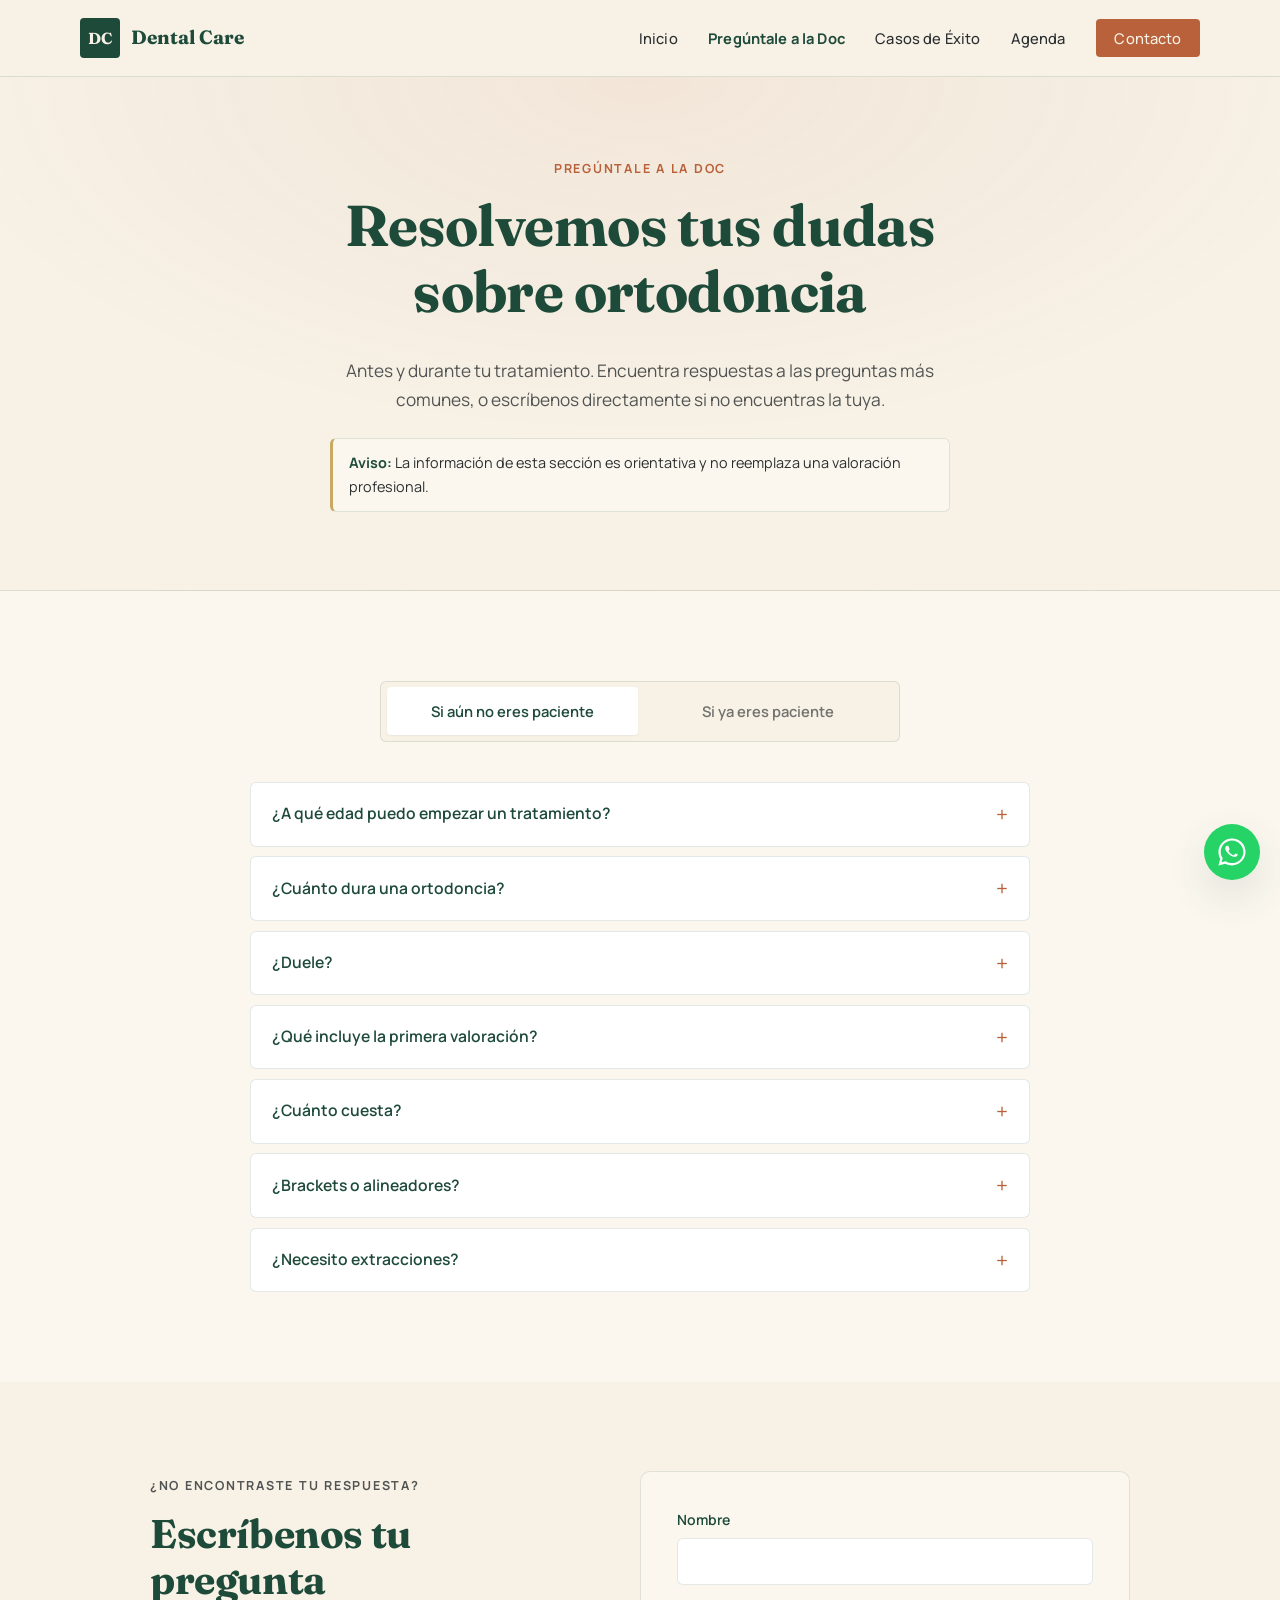
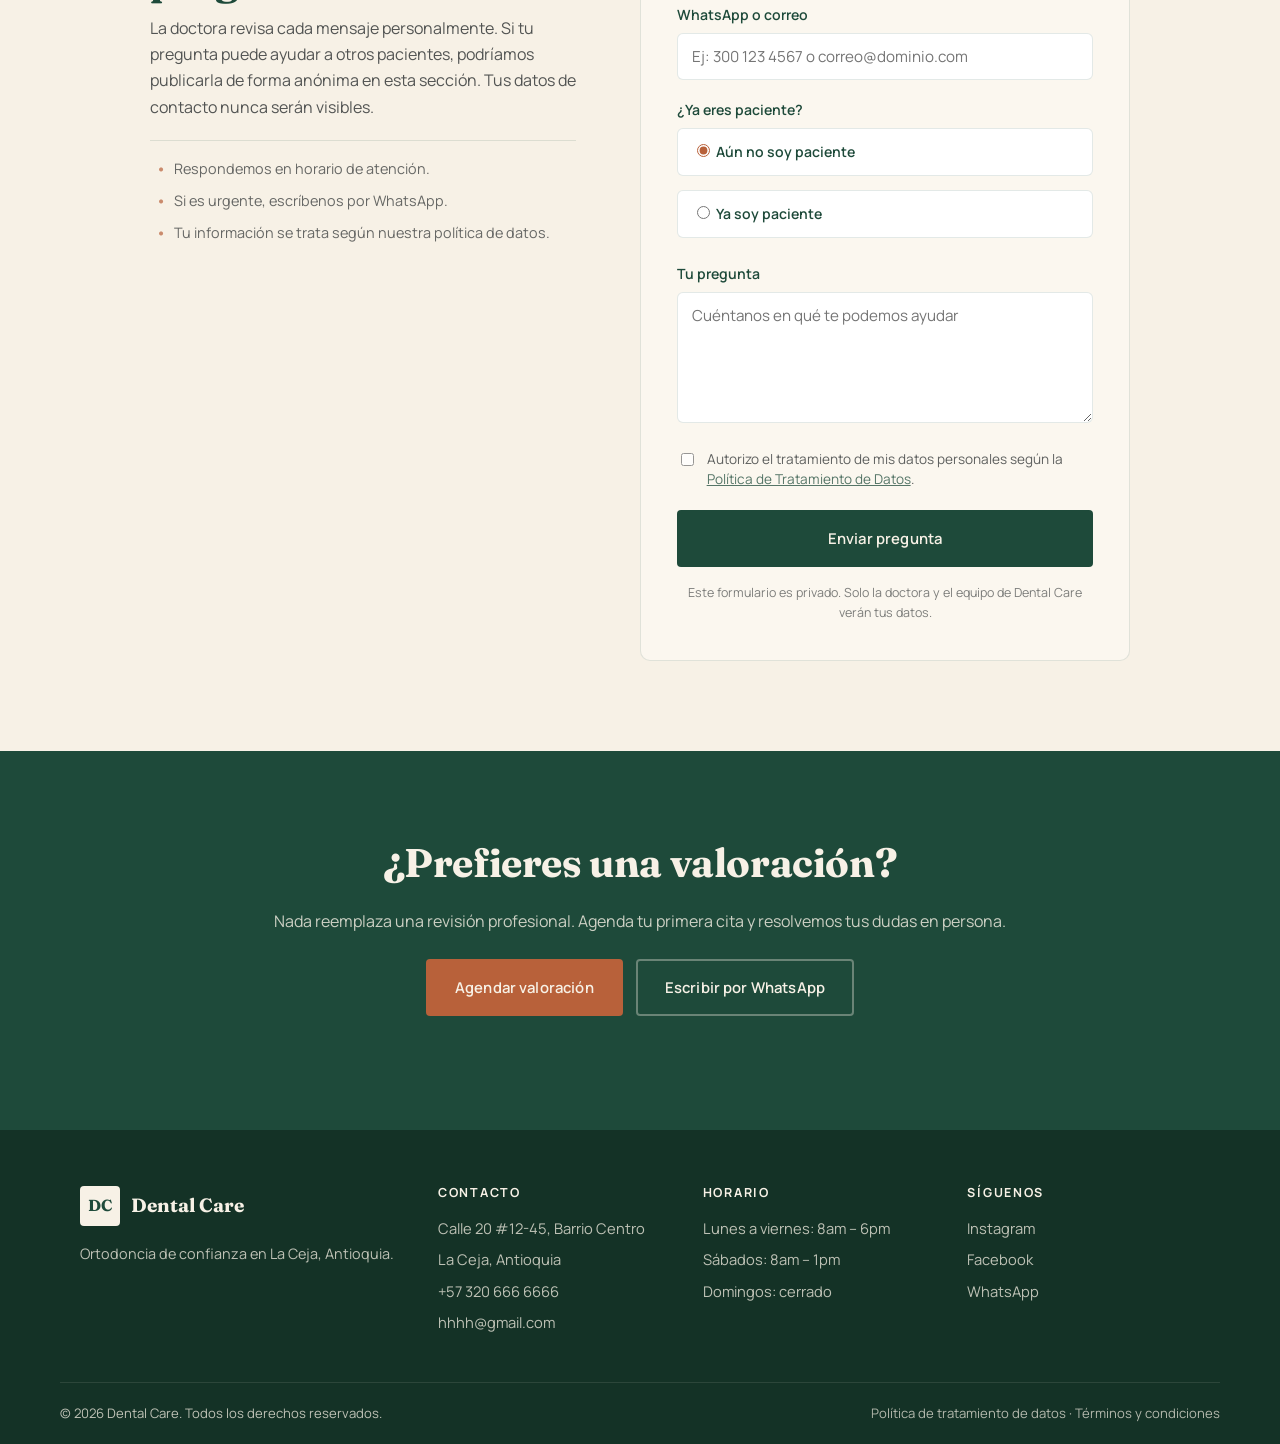
<file: FAQ.html>
<!DOCTYPE html>
<html lang="es">
<head>
  <meta charset="UTF-8" />
  <meta name="viewport" content="width=device-width, initial-scale=1.0" />
  <title>Pregúntale a la Doc | Dental Care</title>
  <meta name="description" content="Resolvemos tus dudas sobre ortodoncia, antes y durante tu tratamiento. Preguntas frecuentes y formulario privado para la doctora." />
  <link rel="preconnect" href="https://fonts.googleapis.com" />
  <link rel="preconnect" href="https://fonts.gstatic.com" crossorigin />
  <link href="https://fonts.googleapis.com/css2?family=Fraunces:ital,wght@0,600;0,700;1,600&family=Manrope:wght@400;500;600;700&display=swap" rel="stylesheet" />
  <link rel="stylesheet" href="styles.css" />
</head>
<body>

  <!-- ============ HEADER ============ -->
  <header class="site-header">
    <div class="container header-inner">
      <a href="index.html" class="logo" aria-label="Dental Care - Inicio">
        <span class="logo-mark">DC</span>
        <span class="logo-text">Dental Care</span>
      </a>

      <button class="nav-toggle" aria-label="Abrir menú" aria-expanded="false" aria-controls="main-nav">
        <span></span><span></span><span></span>
      </button>

      <nav id="main-nav" class="main-nav" aria-label="Navegación principal">
        <ul>
          <li><a href="index.html">Inicio</a></li>
          <li><a href="FAQ.html" class="active">Pregúntale a la Doc</a></li>
          <li><a href="casos.html">Casos de Éxito</a></li>
          <li><a href="agenda.html">Agenda</a></li>
          <li><a href="index.html#contacto" class="nav-cta">Contacto</a></li>
        </ul>
      </nav>
    </div>
  </header>

  <!-- ============ PAGE HERO ============ -->
  <section class="page-hero">
    <div class="container page-hero-inner">
      <p class="eyebrow">Pregúntale a la Doc</p>
      <h1>Resolvemos tus dudas sobre ortodoncia</h1>
      <p class="page-hero-sub">
        Antes y durante tu tratamiento. Encuentra respuestas a las preguntas
        más comunes, o escríbenos directamente si no encuentras la tuya.
      </p>
      <p class="disclaimer">
        <strong>Aviso:</strong> La información de esta sección es orientativa y
        no reemplaza una valoración profesional.
      </p>
    </div>
  </section>

  <!-- ============ FAQ TABS ============ -->
  <section class="section faq-section">
    <div class="container faq-container">

      <div class="tabs" role="tablist" aria-label="Categorías de preguntas">
        <button class="tab active" role="tab" aria-selected="true" aria-controls="tab-prospect" id="tab-btn-prospect">
          Si aún no eres paciente
        </button>
        <button class="tab" role="tab" aria-selected="false" aria-controls="tab-patient" id="tab-btn-patient">
          Si ya eres paciente
        </button>
      </div>

      <!-- PANEL: PROSPECT -->
      <div class="tab-panel active" role="tabpanel" id="tab-prospect" aria-labelledby="tab-btn-prospect">
        <div class="faq-list">

          <details class="faq">
            <summary>¿A qué edad puedo empezar un tratamiento?</summary>
            <div class="faq-body">
              <p>Hay tratamientos a casi cualquier edad. En niños, una valoración temprana ayuda a detectar problemas de crecimiento. En adultos, el tratamiento también es posible si hay buena salud de encías y huesos.</p>
            </div>
          </details>

          <details class="faq">
            <summary>¿Cuánto dura una ortodoncia?</summary>
            <div class="faq-body">
              <p>Depende de cada caso. En la valoración se estima un tiempo según tu diagnóstico. <em>[Rango que confirme la doctora, ej.: 12 a 24 meses.]</em></p>
            </div>
          </details>

          <details class="faq">
            <summary>¿Duele?</summary>
            <div class="faq-body">
              <p>Es normal sentir molestia los primeros días y después de algunos controles. Suele ser manejable y pasajera.</p>
            </div>
          </details>

          <details class="faq">
            <summary>¿Qué incluye la primera valoración?</summary>
            <div class="faq-body">
              <p>Revisión clínica, explicación del diagnóstico y opciones de tratamiento. <em>[Confirmar si incluye estudios y si tiene costo.]</em></p>
            </div>
          </details>

          <details class="faq">
            <summary>¿Cuánto cuesta?</summary>
            <div class="faq-body">
              <p>El costo depende del tipo de tratamiento y de la complejidad del caso. En la valoración recibes un plan con opciones y formas de pago.</p>
            </div>
          </details>

          <details class="faq">
            <summary>¿Brackets o alineadores?</summary>
            <div class="faq-body">
              <p>No todos los casos son aptos para alineadores. En la valoración se define cuál opción es más adecuada y por qué.</p>
            </div>
          </details>

          <details class="faq">
            <summary>¿Necesito extracciones?</summary>
            <div class="faq-body">
              <p>No siempre. Depende del espacio disponible y del diagnóstico.</p>
            </div>
          </details>

        </div>
      </div>

      <!-- PANEL: PATIENT -->
      <div class="tab-panel" role="tabpanel" id="tab-patient" aria-labelledby="tab-btn-patient" hidden>
        <div class="faq-list">

          <details class="faq">
            <summary>Se me salió un bracket, ¿qué hago?</summary>
            <div class="faq-body">
              <p>Si no te molesta, no hay que alarmarse: escríbenos para reprogramar tu cita de ajuste. Si hay un alambre que lastima, puedes cubrirlo con cera de ortodoncia y avisarnos.</p>
            </div>
          </details>

          <details class="faq">
            <summary>¿Cómo limpio mis brackets?</summary>
            <div class="faq-body">
              <p>Cepillado después de cada comida, cepillo interdental y seda dental con enhebrador. <em>[Ajustar a las indicaciones de la clínica.]</em></p>
            </div>
          </details>

          <details class="faq">
            <summary>¿Cuántas horas debo usar los alineadores?</summary>
            <div class="faq-body">
              <p>En general, la mayor parte del día (aproximadamente 20 a 22 horas), y solo se retiran para comer y cepillarse. Sigue siempre la indicación específica de tu plan.</p>
            </div>
          </details>

          <details class="faq">
            <summary>¿Por qué debo usar retenedores?</summary>
            <div class="faq-body">
              <p>Los dientes tienden a volver a su posición anterior. El retenedor mantiene el resultado.</p>
            </div>
          </details>

          <details class="faq">
            <summary>¿Qué puedo comer con brackets?</summary>
            <div class="faq-body">
              <p>Evita alimentos muy duros o pegajosos (caramelos, hielo, mordiscos directos a manzana o zanahoria).</p>
            </div>
          </details>

          <details class="faq">
            <summary>¿Cada cuánto son los controles?</summary>
            <div class="faq-body">
              <p><em>[Frecuencia que confirme la doctora, ej.: cada 4 a 6 semanas.]</em></p>
            </div>
          </details>

        </div>
      </div>

    </div>
  </section>

  <!-- ============ PRIVATE QUESTION FORM ============ -->
  <section id="pregunta" class="section form-section">
    <div class="container form-inner">
      <div class="form-intro">
        <p class="eyebrow">¿No encontraste tu respuesta?</p>
        <h2>Escríbenos tu pregunta</h2>
        <p>
          La doctora revisa cada mensaje personalmente. Si tu pregunta puede
          ayudar a otros pacientes, podríamos publicarla de forma anónima en
          esta sección. Tus datos de contacto nunca serán visibles.
        </p>
        <ul class="form-notes">
          <li>Respondemos en horario de atención.</li>
          <li>Si es urgente, escríbenos por WhatsApp.</li>
          <li>Tu información se trata según nuestra política de datos.</li>
        </ul>
      </div>

      <form class="contact-form" action="#" method="post" novalidate>
        <div class="form-row">
          <label for="name">Nombre</label>
          <input type="text" id="name" name="name" required autocomplete="name" />
        </div>

        <div class="form-row">
          <label for="contact">WhatsApp o correo</label>
          <input type="text" id="contact" name="contact" required autocomplete="email" placeholder="Ej: 300 123 4567 o correo@dominio.com" />
        </div>

        <div class="form-row">
          <span class="label-text">¿Ya eres paciente?</span>
          <div class="radio-group">
            <label class="radio">
              <input type="radio" name="patient" value="no" checked />
              <span>Aún no soy paciente</span>
            </label>
            <label class="radio">
              <input type="radio" name="patient" value="yes" />
              <span>Ya soy paciente</span>
            </label>
          </div>
        </div>

        <div class="form-row">
          <label for="question">Tu pregunta</label>
          <textarea id="question" name="question" rows="5" required placeholder="Cuéntanos en qué te podemos ayudar"></textarea>
        </div>

        <label class="checkbox">
          <input type="checkbox" name="consent" required />
          <span>Autorizo el tratamiento de mis datos personales según la <a href="privacidad.html">Política de Tratamiento de Datos</a>.</span>
        </label>

        <button type="submit" class="btn btn-primary form-submit">Enviar pregunta</button>

        <p class="form-footnote">
          Este formulario es privado. Solo la doctora y el equipo de Dental Care
          verán tus datos.
        </p>
      </form>
    </div>
  </section>

  <!-- ============ FINAL CTA ============ -->
  <section class="section final-cta">
    <div class="container final-cta-text center">
      <h2>¿Prefieres una valoración?</h2>
      <p>Nada reemplaza una revisión profesional. Agenda tu primera cita y resolvemos tus dudas en persona.</p>
      <div class="hero-actions" style="justify-content:center">
        <a href="agenda.html" class="btn btn-vinotinto">Agendar valoración</a>
        <a href="https://wa.me/573206666666?text=Hola%2C%20tengo%20una%20pregunta%20sobre%20ortodoncia." class="btn btn-ghost btn-ghost-light" target="_blank" rel="noopener">Escribir por WhatsApp</a>
      </div>
    </div>
  </section>

  <!-- ============ FOOTER ============ -->
  <footer class="site-footer">
    <div class="container footer-grid">
      <div>
        <a href="index.html" class="logo logo-light">
          <span class="logo-mark">DC</span>
          <span class="logo-text">Dental Care</span>
        </a>
        <p class="footer-desc">Ortodoncia de confianza en La Ceja, Antioquia.</p>
      </div>

      <div>
        <h4>Contacto</h4>
        <ul class="footer-list">
          <li>Calle 20 #12-45, Barrio Centro</li>
          <li>La Ceja, Antioquia</li>
          <li><a href="tel:+573206666666">+57 320 666 6666</a></li>
          <li><a href="mailto:hhhh@gmail.com">hhhh@gmail.com</a></li>
        </ul>
      </div>

      <div>
        <h4>Horario</h4>
        <ul class="footer-list">
          <li>Lunes a viernes: 8am – 6pm</li>
          <li>Sábados: 8am – 1pm</li>
          <li>Domingos: cerrado</li>
        </ul>
      </div>

      <div>
        <h4>Síguenos</h4>
        <ul class="footer-list">
          <li><a href="https://instagram.com/dentalcare.laceja" target="_blank" rel="noopener">Instagram</a></li>
          <li><a href="https://facebook.com/dentalcare.laceja" target="_blank" rel="noopener">Facebook</a></li>
          <li><a href="https://wa.me/573206666666" target="_blank" rel="noopener">WhatsApp</a></li>
        </ul>
      </div>
    </div>

    <div class="container footer-bottom">
      <p>© <span id="year"></span> Dental Care. Todos los derechos reservados.</p>
      <p>
        <a href="privacidad.html">Política de tratamiento de datos</a> ·
        <a href="terminos.html">Términos y condiciones</a>
      </p>
    </div>
  </footer>

  <!-- ============ WHATSAPP FLOAT ============ -->
  <a href="https://wa.me/573206666666?text=Hola%2C%20tengo%20una%20pregunta%20sobre%20ortodoncia."
     class="whatsapp-float" aria-label="Escríbenos por WhatsApp" target="_blank" rel="noopener">
    <svg viewBox="0 0 32 32" width="28" height="28" aria-hidden="true">
      <path fill="currentColor" d="M16 .5C7.4.5.5 7.4.5 16c0 2.8.7 5.4 2 7.7L.5 31.5l8-2.1c2.2 1.2 4.8 1.9 7.5 1.9 8.6 0 15.5-6.9 15.5-15.5S24.6.5 16 .5zm0 28.2c-2.4 0-4.7-.6-6.7-1.8l-.5-.3-4.7 1.2 1.3-4.6-.3-.5c-1.3-2.1-2-4.5-2-7 0-7.1 5.8-12.9 12.9-12.9S29 8.9 29 16s-5.8 12.7-13 12.7zm7.1-9.5c-.4-.2-2.3-1.1-2.6-1.3-.4-.1-.6-.2-.9.2-.3.4-1 1.3-1.2 1.5-.2.2-.4.3-.8.1-.4-.2-1.7-.6-3.2-2-1.2-1-2-2.3-2.2-2.7-.2-.4 0-.6.2-.8.2-.2.4-.4.5-.7.2-.2.2-.4.3-.6.1-.2 0-.4 0-.6-.1-.2-.9-2.1-1.2-2.9-.3-.7-.6-.6-.9-.6h-.7c-.2 0-.6.1-.9.4-.3.4-1.2 1.2-1.2 2.8 0 1.7 1.2 3.3 1.4 3.5.2.2 2.4 3.7 5.9 5.1.8.4 1.5.6 2 .7.8.3 1.6.2 2.2.1.7-.1 2.3-.9 2.6-1.8.3-.9.3-1.7.2-1.8-.1-.2-.4-.2-.8-.4z"/>
    </svg>
  </a>

  <script src="script.js" defer></script>
</body>
</html>
</file>
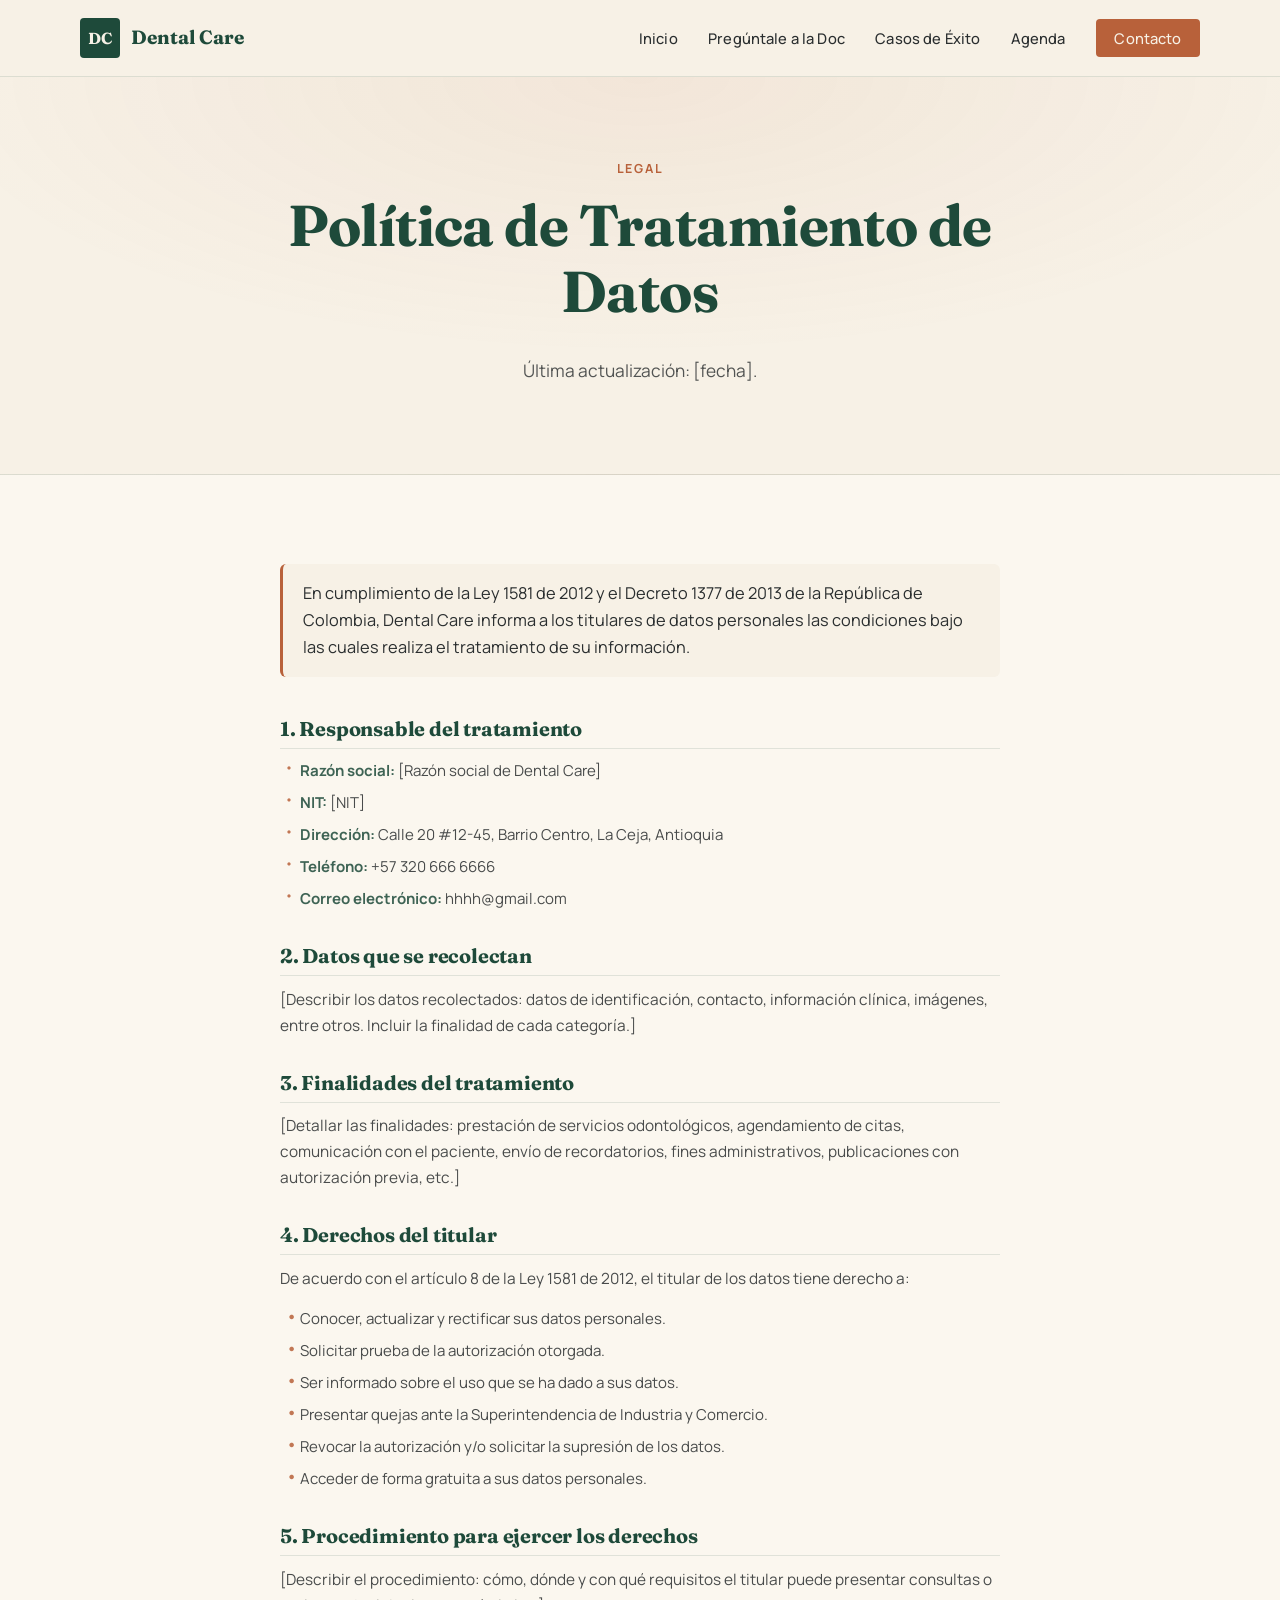
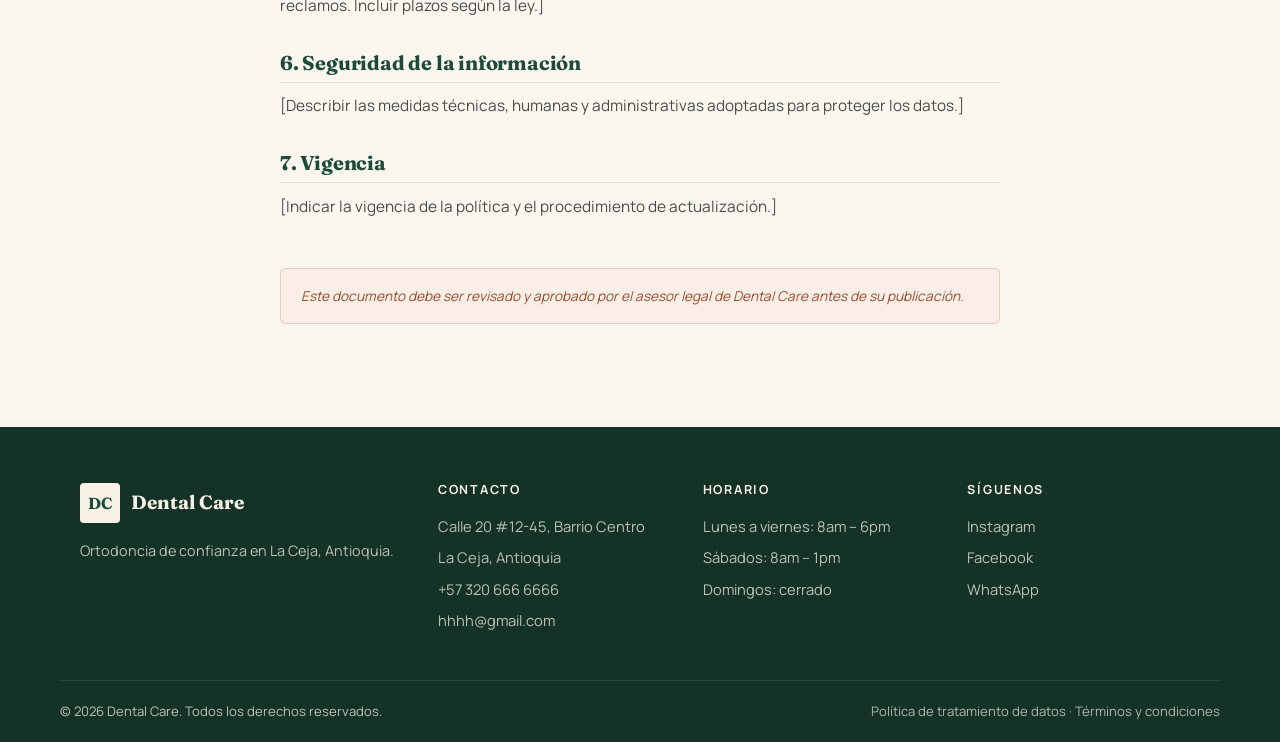
<file: privacidad.html>
<!DOCTYPE html>
<html lang="es">
<head>
  <meta charset="UTF-8" />
  <meta name="viewport" content="width=device-width, initial-scale=1.0" />
  <title>Política de Tratamiento de Datos | Dental Care</title>
  <meta name="description" content="Política de tratamiento de datos personales de Dental Care, conforme a la Ley 1581 de 2012." />
  <link rel="preconnect" href="https://fonts.googleapis.com" />
  <link rel="preconnect" href="https://fonts.gstatic.com" crossorigin />
  <link href="https://fonts.googleapis.com/css2?family=Fraunces:ital,wght@0,600;0,700;1,600&family=Manrope:wght@400;500;600;700&display=swap" rel="stylesheet" />
  <link rel="stylesheet" href="styles.css" />
</head>
<body>

  <header class="site-header">
    <div class="container header-inner">
      <a href="index.html" class="logo" aria-label="Dental Care - Inicio">
        <span class="logo-mark">DC</span>
        <span class="logo-text">Dental Care</span>
      </a>
      <button class="nav-toggle" aria-label="Abrir menú" aria-expanded="false" aria-controls="main-nav">
        <span></span><span></span><span></span>
      </button>
      <nav id="main-nav" class="main-nav" aria-label="Navegación principal">
        <ul>
          <li><a href="index.html">Inicio</a></li>
          <li><a href="FAQ.html">Pregúntale a la Doc</a></li>
          <li><a href="casos.html">Casos de Éxito</a></li>
          <li><a href="agenda.html">Agenda</a></li>
          <li><a href="index.html#contacto" class="nav-cta">Contacto</a></li>
        </ul>
      </nav>
    </div>
  </header>

  <section class="page-hero">
    <div class="container page-hero-inner">
      <p class="eyebrow">Legal</p>
      <h1>Política de Tratamiento de Datos</h1>
      <p class="page-hero-sub">
        Última actualización: [fecha].
      </p>
    </div>
  </section>

  <section class="section legal-section">
    <div class="container legal-container">

      <p class="legal-intro">
        En cumplimiento de la Ley 1581 de 2012 y el Decreto 1377 de 2013 de la
        República de Colombia, Dental Care informa a los titulares de datos
        personales las condiciones bajo las cuales realiza el tratamiento de su
        información.
      </p>

      <article class="legal-block">
        <h2>1. Responsable del tratamiento</h2>
        <ul class="legal-list">
          <li><strong>Razón social:</strong> [Razón social de Dental Care]</li>
          <li><strong>NIT:</strong> [NIT]</li>
          <li><strong>Dirección:</strong> Calle 20 #12-45, Barrio Centro, La Ceja, Antioquia</li>
          <li><strong>Teléfono:</strong> +57 320 666 6666</li>
          <li><strong>Correo electrónico:</strong> hhhh@gmail.com</li>
        </ul>
      </article>

      <article class="legal-block">
        <h2>2. Datos que se recolectan</h2>
        <p>[Describir los datos recolectados: datos de identificación, contacto, información clínica, imágenes, entre otros. Incluir la finalidad de cada categoría.]</p>
      </article>

      <article class="legal-block">
        <h2>3. Finalidades del tratamiento</h2>
        <p>[Detallar las finalidades: prestación de servicios odontológicos, agendamiento de citas, comunicación con el paciente, envío de recordatorios, fines administrativos, publicaciones con autorización previa, etc.]</p>
      </article>

      <article class="legal-block">
        <h2>4. Derechos del titular</h2>
        <p>De acuerdo con el artículo 8 de la Ley 1581 de 2012, el titular de los datos tiene derecho a:</p>
        <ul class="legal-list legal-list-bullets">
          <li>Conocer, actualizar y rectificar sus datos personales.</li>
          <li>Solicitar prueba de la autorización otorgada.</li>
          <li>Ser informado sobre el uso que se ha dado a sus datos.</li>
          <li>Presentar quejas ante la Superintendencia de Industria y Comercio.</li>
          <li>Revocar la autorización y/o solicitar la supresión de los datos.</li>
          <li>Acceder de forma gratuita a sus datos personales.</li>
        </ul>
      </article>

      <article class="legal-block">
        <h2>5. Procedimiento para ejercer los derechos</h2>
        <p>[Describir el procedimiento: cómo, dónde y con qué requisitos el titular puede presentar consultas o reclamos. Incluir plazos según la ley.]</p>
      </article>

      <article class="legal-block">
        <h2>6. Seguridad de la información</h2>
        <p>[Describir las medidas técnicas, humanas y administrativas adoptadas para proteger los datos.]</p>
      </article>

      <article class="legal-block">
        <h2>7. Vigencia</h2>
        <p>[Indicar la vigencia de la política y el procedimiento de actualización.]</p>
      </article>

      <p class="legal-footnote">
        Este documento debe ser revisado y aprobado por el asesor legal de
        Dental Care antes de su publicación.
      </p>

    </div>
  </section>

  <footer class="site-footer">
    <div class="container footer-grid">
      <div>
        <a href="index.html" class="logo logo-light">
          <span class="logo-mark">DC</span>
          <span class="logo-text">Dental Care</span>
        </a>
        <p class="footer-desc">Ortodoncia de confianza en La Ceja, Antioquia.</p>
      </div>
      <div>
        <h4>Contacto</h4>
        <ul class="footer-list">
          <li>Calle 20 #12-45, Barrio Centro</li>
          <li>La Ceja, Antioquia</li>
          <li><a href="tel:+573206666666">+57 320 666 6666</a></li>
          <li><a href="mailto:hhhh@gmail.com">hhhh@gmail.com</a></li>
        </ul>
      </div>
      <div>
        <h4>Horario</h4>
        <ul class="footer-list">
          <li>Lunes a viernes: 8am – 6pm</li>
          <li>Sábados: 8am – 1pm</li>
          <li>Domingos: cerrado</li>
        </ul>
      </div>
      <div>
        <h4>Síguenos</h4>
        <ul class="footer-list">
          <li><a href="https://instagram.com/dentalcare.laceja" target="_blank" rel="noopener">Instagram</a></li>
          <li><a href="https://facebook.com/dentalcare.laceja" target="_blank" rel="noopener">Facebook</a></li>
          <li><a href="https://wa.me/573206666666" target="_blank" rel="noopener">WhatsApp</a></li>
        </ul>
      </div>
    </div>
    <div class="container footer-bottom">
      <p>© <span id="year"></span> Dental Care. Todos los derechos reservados.</p>
      <p>
        <a href="privacidad.html">Política de tratamiento de datos</a> ·
        <a href="terminos.html">Términos y condiciones</a>
      </p>
    </div>
  </footer>

  <script src="script.js" defer></script>
</body>
</html>
</file>
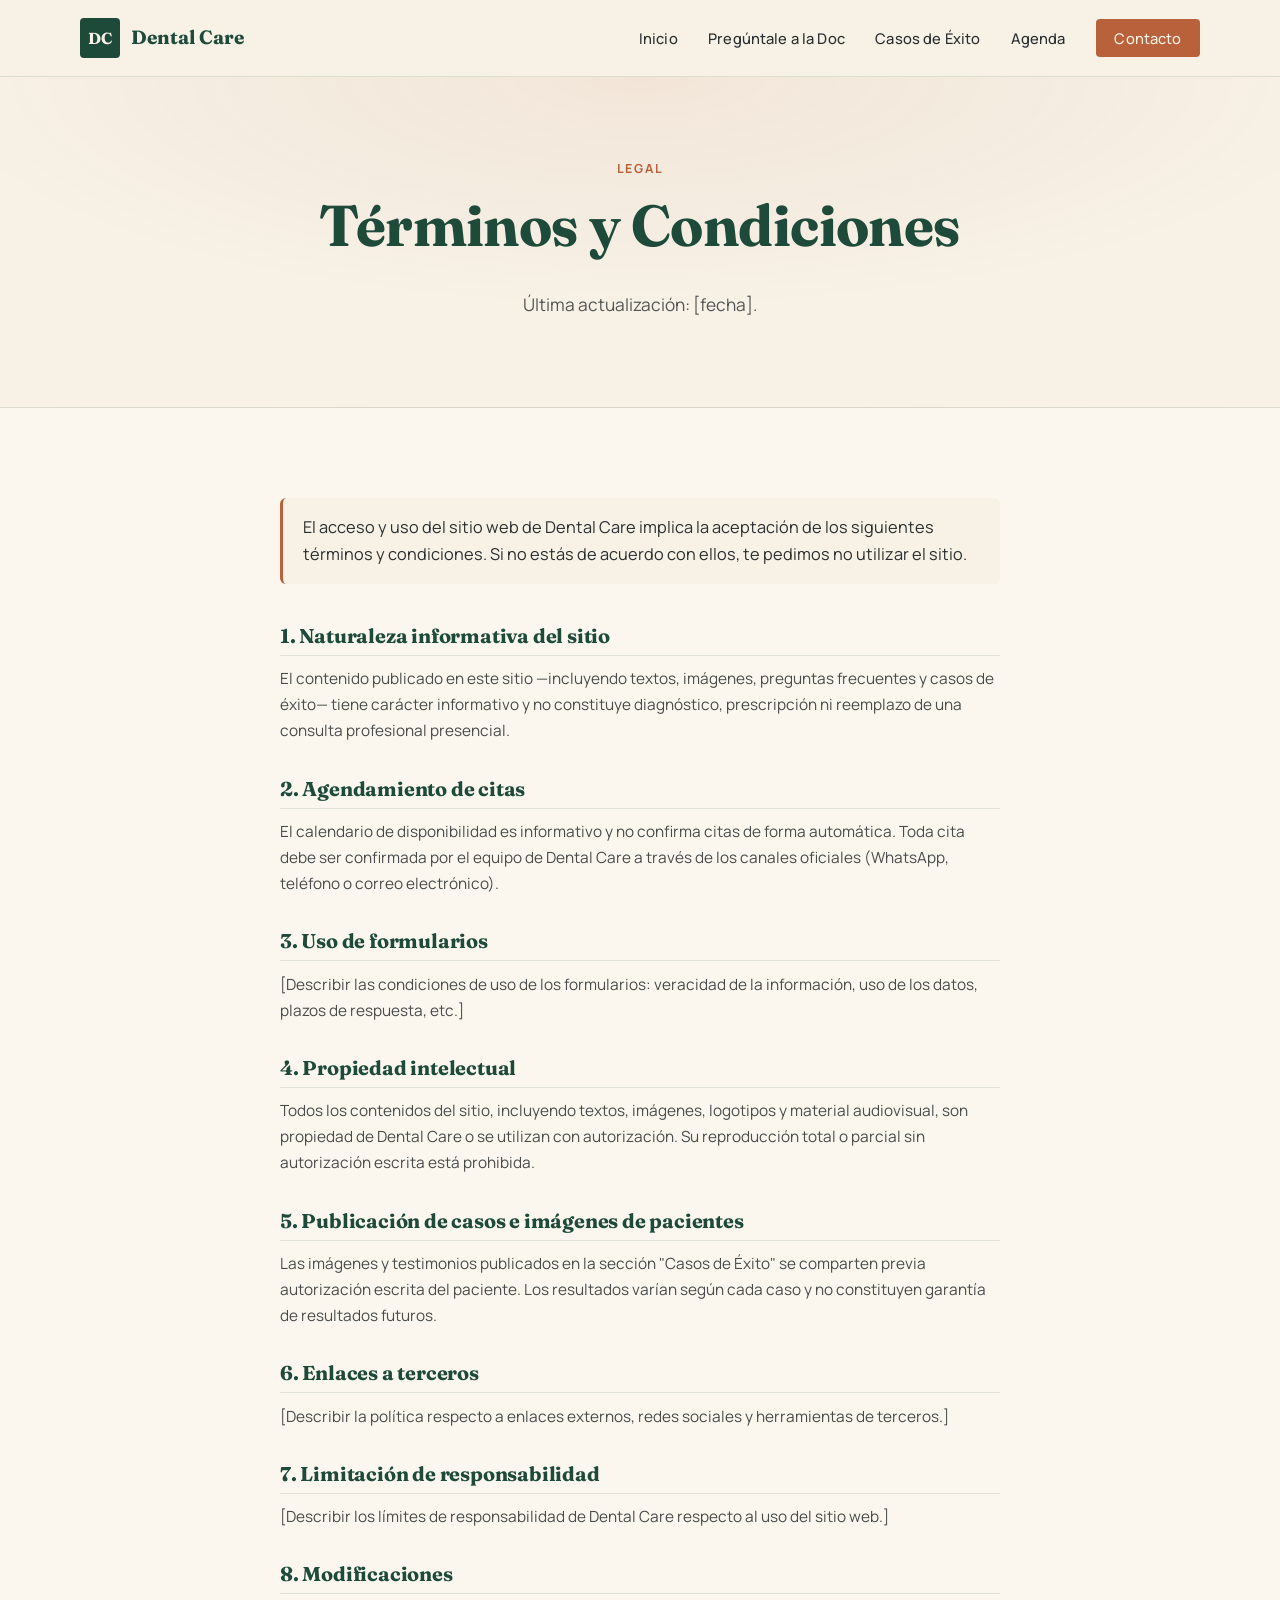
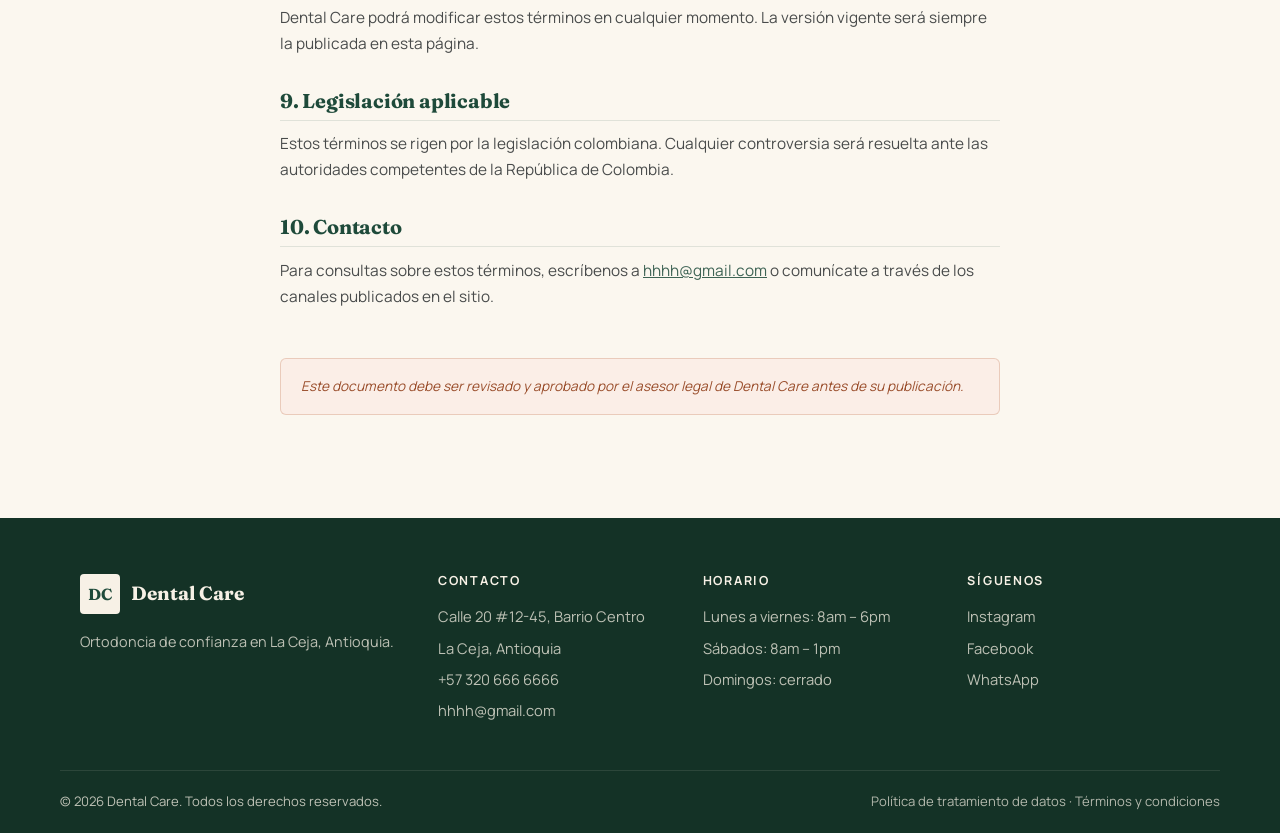
<file: terminos.html>
<!DOCTYPE html>
<html lang="es">
<head>
  <meta charset="UTF-8" />
  <meta name="viewport" content="width=device-width, initial-scale=1.0" />
  <title>Términos y Condiciones | Dental Care</title>
  <meta name="description" content="Términos y condiciones de uso del sitio web de Dental Care, La Ceja, Antioquia." />
  <link rel="preconnect" href="https://fonts.googleapis.com" />
  <link rel="preconnect" href="https://fonts.gstatic.com" crossorigin />
  <link href="https://fonts.googleapis.com/css2?family=Fraunces:ital,wght@0,600;0,700;1,600&family=Manrope:wght@400;500;600;700&display=swap" rel="stylesheet" />
  <link rel="stylesheet" href="styles.css" />
</head>
<body>

  <header class="site-header">
    <div class="container header-inner">
      <a href="index.html" class="logo" aria-label="Dental Care - Inicio">
        <span class="logo-mark">DC</span>
        <span class="logo-text">Dental Care</span>
      </a>
      <button class="nav-toggle" aria-label="Abrir menú" aria-expanded="false" aria-controls="main-nav">
        <span></span><span></span><span></span>
      </button>
      <nav id="main-nav" class="main-nav" aria-label="Navegación principal">
        <ul>
          <li><a href="index.html">Inicio</a></li>
          <li><a href="FAQ.html">Pregúntale a la Doc</a></li>
          <li><a href="casos.html">Casos de Éxito</a></li>
          <li><a href="agenda.html">Agenda</a></li>
          <li><a href="index.html#contacto" class="nav-cta">Contacto</a></li>
        </ul>
      </nav>
    </div>
  </header>

  <section class="page-hero">
    <div class="container page-hero-inner">
      <p class="eyebrow">Legal</p>
      <h1>Términos y Condiciones</h1>
      <p class="page-hero-sub">Última actualización: [fecha].</p>
    </div>
  </section>

  <section class="section legal-section">
    <div class="container legal-container">

      <p class="legal-intro">
        El acceso y uso del sitio web de Dental Care implica la aceptación de
        los siguientes términos y condiciones. Si no estás de acuerdo con ellos,
        te pedimos no utilizar el sitio.
      </p>

      <article class="legal-block">
        <h2>1. Naturaleza informativa del sitio</h2>
        <p>
          El contenido publicado en este sitio —incluyendo textos, imágenes,
          preguntas frecuentes y casos de éxito— tiene carácter informativo y
          no constituye diagnóstico, prescripción ni reemplazo de una consulta
          profesional presencial.
        </p>
      </article>

      <article class="legal-block">
        <h2>2. Agendamiento de citas</h2>
        <p>
          El calendario de disponibilidad es informativo y no confirma citas de
          forma automática. Toda cita debe ser confirmada por el equipo de
          Dental Care a través de los canales oficiales (WhatsApp, teléfono o
          correo electrónico).
        </p>
      </article>

      <article class="legal-block">
        <h2>3. Uso de formularios</h2>
        <p>[Describir las condiciones de uso de los formularios: veracidad de la información, uso de los datos, plazos de respuesta, etc.]</p>
      </article>

      <article class="legal-block">
        <h2>4. Propiedad intelectual</h2>
        <p>
          Todos los contenidos del sitio, incluyendo textos, imágenes, logotipos
          y material audiovisual, son propiedad de Dental Care o se utilizan con
          autorización. Su reproducción total o parcial sin autorización escrita
          está prohibida.
        </p>
      </article>

      <article class="legal-block">
        <h2>5. Publicación de casos e imágenes de pacientes</h2>
        <p>
          Las imágenes y testimonios publicados en la sección "Casos de Éxito"
          se comparten previa autorización escrita del paciente. Los resultados
          varían según cada caso y no constituyen garantía de resultados
          futuros.
        </p>
      </article>

      <article class="legal-block">
        <h2>6. Enlaces a terceros</h2>
        <p>[Describir la política respecto a enlaces externos, redes sociales y herramientas de terceros.]</p>
      </article>

      <article class="legal-block">
        <h2>7. Limitación de responsabilidad</h2>
        <p>[Describir los límites de responsabilidad de Dental Care respecto al uso del sitio web.]</p>
      </article>

      <article class="legal-block">
        <h2>8. Modificaciones</h2>
        <p>
          Dental Care podrá modificar estos términos en cualquier momento. La
          versión vigente será siempre la publicada en esta página.
        </p>
      </article>

      <article class="legal-block">
        <h2>9. Legislación aplicable</h2>
        <p>
          Estos términos se rigen por la legislación colombiana. Cualquier
          controversia será resuelta ante las autoridades competentes de la
          República de Colombia.
        </p>
      </article>

      <article class="legal-block">
        <h2>10. Contacto</h2>
        <p>
          Para consultas sobre estos términos, escríbenos a
          <a href="mailto:hhhh@gmail.com">hhhh@gmail.com</a> o comunícate a
          través de los canales publicados en el sitio.
        </p>
      </article>

      <p class="legal-footnote">
        Este documento debe ser revisado y aprobado por el asesor legal de
        Dental Care antes de su publicación.
      </p>

    </div>
  </section>

  <footer class="site-footer">
    <div class="container footer-grid">
      <div>
        <a href="index.html" class="logo logo-light">
          <span class="logo-mark">DC</span>
          <span class="logo-text">Dental Care</span>
        </a>
        <p class="footer-desc">Ortodoncia de confianza en La Ceja, Antioquia.</p>
      </div>
      <div>
        <h4>Contacto</h4>
        <ul class="footer-list">
          <li>Calle 20 #12-45, Barrio Centro</li>
          <li>La Ceja, Antioquia</li>
          <li><a href="tel:+573206666666">+57 320 666 6666</a></li>
          <li><a href="mailto:hhhh@gmail.com">hhhh@gmail.com</a></li>
        </ul>
      </div>
      <div>
        <h4>Horario</h4>
        <ul class="footer-list">
          <li>Lunes a viernes: 8am – 6pm</li>
          <li>Sábados: 8am – 1pm</li>
          <li>Domingos: cerrado</li>
        </ul>
      </div>
      <div>
        <h4>Síguenos</h4>
        <ul class="footer-list">
          <li><a href="https://instagram.com/dentalcare.laceja" target="_blank" rel="noopener">Instagram</a></li>
          <li><a href="https://facebook.com/dentalcare.laceja" target="_blank" rel="noopener">Facebook</a></li>
          <li><a href="https://wa.me/573206666666" target="_blank" rel="noopener">WhatsApp</a></li>
        </ul>
      </div>
    </div>
    <div class="container footer-bottom">
      <p>© <span id="year"></span> Dental Care. Todos los derechos reservados.</p>
      <p>
        <a href="privacidad.html">Política de tratamiento de datos</a> ·
        <a href="terminos.html">Términos y condiciones</a>
      </p>
    </div>
  </footer>

  <script src="script.js" defer></script>
</body>
</html>
</file>
<file: styles.css>
/* ============================================================
   DENTAL CARE — DESIGN B
   "Warm editorial" · cream · forest green · terracotta
   Usage: swap <link> to styles-b.css in every HTML file.
   Also swap the Google Fonts <link> (see bottom note).
   ============================================================ */

:root {
  /* Palette */
  --ink: #2A2E2F;
  --green: #1E4A3A;
  --green-dark: #143226;
  --green-light: #E8F0EC;
  --cream: #F7F1E6;
  --cream-2: #FBF7EF;
  --terracotta: #B8613A;
  --terracotta-dark: #9A4E2C;
  --terracotta-light: #FBEEE7;
  --gold: #C9A961;
  --line: rgba(30, 74, 58, 0.12);
  --white: #FFFFFF;

  /* Type */
  --font-sans: 'Manrope', system-ui, -apple-system, sans-serif;
  --font-display: 'Fraunces', Georgia, serif;

  /* Shape — less rounded than Design A */
  --radius: 6px;
  --radius-lg: 10px;
  --shadow-sm: 0 1px 2px rgba(30, 74, 58, 0.06);
  --shadow-md: 0 6px 20px rgba(30, 74, 58, 0.08);
  --shadow-lg: 0 16px 40px rgba(30, 74, 58, 0.12);

  --container: 1160px;
  --transition: .25s ease;

  color-scheme: light;
}

/* ---------- RESET ---------- */
*, *::before, *::after { box-sizing: border-box; }
html { scroll-behavior: smooth; color-scheme: light; }
body {
  margin: 0;
  font-family: var(--font-sans);
  font-size: 16px;
  line-height: 1.65;
  color: var(--ink);
  background: var(--cream);
  -webkit-font-smoothing: antialiased;
}
img { max-width: 100%; display: block; }
a { color: var(--green); text-decoration: none; transition: color var(--transition); }
a:hover { color: var(--terracotta); }
ul { padding-left: 1.1em; }
button { font: inherit; cursor: pointer; border: 0; background: none; }

h1, h2, h3, h4 {
  font-family: var(--font-display);
  color: var(--green);
  line-height: 1.15;
  margin: 0 0 .55em;
  font-weight: 700;
  letter-spacing: -.01em;
}
h1 { font-size: clamp(2.2rem, 4vw + 1rem, 3.6rem); font-weight: 700; }
h2 { font-size: clamp(1.7rem, 2.2vw + 1rem, 2.5rem); }
h3 { font-size: 1.18rem; }
p { margin: 0 0 1em; }

.container { max-width: var(--container); margin: 0 auto; padding: 0 1.25rem; }
.center { text-align: center; }

.eyebrow {
  display: inline-block;
  font-family: var(--font-sans);
  font-size: .78rem;
  font-weight: 700;
  letter-spacing: .14em;
  text-transform: uppercase;
  color: var(--terracotta);
  margin-bottom: .85rem;
}
.eyebrow::before { content: none; }

/* ---------- BUTTONS ---------- */
.btn {
  display: inline-block;
  padding: .9rem 1.7rem;
  border-radius: 4px;
  font-weight: 600;
  font-size: .93rem;
  letter-spacing: .01em;
  text-align: center;
  transition: all var(--transition);
  border: 2px solid transparent;
}
.btn-primary {
  background: var(--green);
  color: var(--cream);
}
.btn-primary:hover {
  background: var(--green-dark);
  color: var(--cream);
  transform: translateY(-1px);
  box-shadow: var(--shadow-md);
}
.btn-outline { border-color: var(--green); color: var(--green); }
.btn-outline:hover { background: var(--green); color: var(--cream); }
.btn-ghost { color: var(--green); border-color: var(--line); }
.btn-ghost:hover { border-color: var(--green); }
.btn-ghost-light { color: var(--cream); border-color: rgba(247,241,230,.35); }
.btn-ghost-light:hover { border-color: var(--cream); color: var(--cream); }
.btn-vinotinto {
  background: var(--terracotta);
  color: var(--cream);
}
.btn-vinotinto:hover {
  background: var(--terracotta-dark);
  color: var(--cream);
  transform: translateY(-1px);
  box-shadow: var(--shadow-md);
}

/* ---------- HEADER ---------- */
.site-header {
  position: sticky;
  top: 0;
  z-index: 50;
  background: rgba(247,241,230,.94);
  backdrop-filter: blur(10px);
  border-bottom: 1px solid var(--line);
}
.header-inner {
  display: flex;
  align-items: center;
  justify-content: space-between;
  height: 76px;
}
.logo {
  display: inline-flex;
  align-items: center;
  gap: .7rem;
  font-family: var(--font-display);
  font-weight: 700;
  font-size: 1.2rem;
  color: var(--green);
}
.logo:hover { color: var(--green); }
.logo-mark {
  display: inline-grid;
  place-items: center;
  width: 40px;
  height: 40px;
  border-radius: 4px;
  background: var(--green);
  color: var(--cream);
  font-family: var(--font-display);
  font-weight: 700;
  font-size: 1rem;
}
.logo-light .logo-text { color: var(--cream); }
.logo-light .logo-mark { background: var(--cream); color: var(--green); }

.main-nav ul {
  display: flex;
  gap: 1.9rem;
  list-style: none;
  margin: 0;
  padding: 0;
  align-items: center;
}
.main-nav a {
  font-size: .92rem;
  font-weight: 500;
  color: var(--ink);
  letter-spacing: .01em;
}
.main-nav a.active { color: var(--green); font-weight: 700; }
.nav-cta {
  padding: .55rem 1.15rem;
  background: var(--terracotta);
  color: var(--cream) !important;
  border-radius: 4px;
}
.nav-cta:hover { background: var(--terracotta-dark); }

.nav-toggle { display: none; width: 40px; height: 40px; padding: 8px; border-radius: 4px; }
.nav-toggle span { display: block; height: 2px; background: var(--green); margin: 5px 0; border-radius: 1px; transition: var(--transition); }

/* ---------- HERO ---------- */
.hero {
  background:
    radial-gradient(ellipse 70% 90% at 100% 0%, rgba(184,97,58,.10) 0%, transparent 55%),
    radial-gradient(ellipse 60% 70% at 0% 100%, rgba(30,74,58,.06) 0%, transparent 55%),
    var(--cream);
  padding: clamp(3.5rem, 7vw, 6rem) 0;
  border-bottom: 1px solid var(--line);
}
.hero-inner {
  display: grid;
  grid-template-columns: 1.15fr .85fr;
  gap: clamp(2rem, 5vw, 4.5rem);
  align-items: center;
}
.hero-content h1 em {
  font-style: italic;
  color: var(--terracotta);
  font-weight: 600;
}
.hero-sub {
  font-size: 1.08rem;
  color: var(--ink);
  opacity: .85;
  max-width: 52ch;
  margin-bottom: 1.9rem;
}
.hero-actions { display: flex; flex-wrap: wrap; gap: .8rem; }

.media-placeholder,
.media-img {
  aspect-ratio: 4 / 5;
  border-radius: var(--radius-lg);
  display: grid;
  place-content: center;
  text-align: center;
  padding: 1.5rem;
}
.media-placeholder {
  background:
    repeating-linear-gradient(45deg, rgba(30,74,58,.05) 0 12px, transparent 12px 24px),
    var(--green-light);
  color: var(--green);
  border: 1px dashed rgba(30,74,58,.25);
  font-size: .95rem;
  font-weight: 500;
}
.media-img {
  width: 100%;
  object-fit: cover;
  padding: 0;
}

/* ---------- TRUST BAR ---------- */
.trust-bar {
  background: var(--green);
  color: var(--cream);
  padding: 1.75rem 0;
  border-top: 3px solid var(--gold);
}
.trust-inner {
  display: grid;
  grid-template-columns: repeat(4, 1fr);
  gap: 1rem;
  text-align: center;
}
.trust-item strong {
  display: block;
  font-family: var(--font-display);
  font-size: 1.3rem;
  color: var(--cream);
  font-weight: 700;
}
.trust-item span {
  font-size: .82rem;
  color: rgba(247,241,230,.72);
}

/* ---------- SECTIONS ---------- */
.section { padding: clamp(3.5rem, 7vw, 6.5rem) 0; }
.section-head { text-align: center; max-width: 640px; margin: 0 auto 3rem; }
.section-sub { color: var(--ink); opacity: .65; font-size: 1.02rem; }

/* ---------- PHILOSOPHY ---------- */
.philosophy { background: var(--cream-2); }
.philosophy-inner {
  display: grid;
  grid-template-columns: 1.15fr .85fr;
  gap: clamp(2rem, 5vw, 4rem);
  align-items: center;
}
.philosophy-content p { max-width: 56ch; }

/* ---------- ABOUT ---------- */
.about { background: var(--cream); }
.about-inner {
  display: grid;
  grid-template-columns: .85fr 1.15fr;
  gap: clamp(2rem, 5vw, 4rem);
  align-items: center;
}
.about-role { font-weight: 600; color: var(--terracotta); margin-bottom: 1rem; }
.about-quote {
  font-family: var(--font-display);
  font-size: 1.25rem;
  font-style: italic;
  color: var(--green);
  border-left: 3px solid var(--gold);
  padding-left: 1rem;
  margin: 1.25rem 0;
  font-weight: 500;
}
.about-list {
  list-style: none;
  padding: 1rem 0 0;
  margin: 1.25rem 0 0;
  border-top: 1px solid var(--line);
}
.about-list li {
  position: relative;
  padding-left: 1.5rem;
  font-size: .93rem;
  color: var(--ink);
  margin-bottom: .55rem;
}
.about-list li::before {
  content: "—";
  position: absolute;
  left: 0;
  top: 0;
  color: var(--terracotta);
  font-weight: 700;
}
.about-list strong { color: var(--green); }

/* ---------- SERVICES ---------- */
.services { background: var(--green-light); }
.services-grid {
  display: grid;
  grid-template-columns: repeat(auto-fit, minmax(260px, 1fr));
  gap: 1.25rem;
}
@media (min-width: 900px) {
  .services-grid { grid-template-columns: repeat(3, 1fr); }
}
.service-card {
  padding: 2rem 1.75rem;
  background: var(--cream-2);
  border-radius: var(--radius-lg);
  border: 1px solid var(--line);
  transition: all var(--transition);
}
.service-card:hover {
  background: var(--white);
  transform: translateY(-3px);
  box-shadow: var(--shadow-md);
  border-color: var(--terracotta);
}
.service-icon {
  display: inline-grid;
  place-items: center;
  width: 46px;
  height: 46px;
  border-radius: 50%;
  background: var(--green);
  color: var(--cream);
  font-size: 1.25rem;
  margin-bottom: 1.15rem;
  border: 0;
}
.service-card h3 { margin-bottom: .4rem; font-size: 1.08rem; }
.service-card p { color: var(--ink); opacity: .75; font-size: .94rem; margin: 0; }

/* ---------- PROCESS ---------- */
.process { background: var(--cream); }
.process-steps {
  list-style: none;
  padding: 0;
  margin: 0;
  display: grid;
  grid-template-columns: repeat(4, 1fr);
  gap: 1.25rem;
}
.process-step {
  background: var(--cream-2);
  border-radius: var(--radius-lg);
  padding: 1.75rem 1.5rem;
  border: 1px solid var(--line);
  transition: all var(--transition);
  position: relative;
}
.process-step:hover {
  border-color: var(--gold);
  box-shadow: var(--shadow-sm);
}
.step-number {
  display: inline-grid;
  place-items: center;
  width: 36px;
  height: 36px;
  border-radius: 50%;
  background: var(--terracotta);
  color: var(--cream);
  font-family: var(--font-sans);
  font-size: .85rem;
  font-weight: 700;
  margin-bottom: .85rem;
}
.process-step h3 { font-size: 1.05rem; margin-bottom: .35rem; }
.process-step p { font-size: .92rem; color: var(--ink); opacity: .7; margin: 0; }

/* ---------- WHY ---------- */
.why { background: var(--cream-2); }
.why-grid {
  display: grid;
  grid-template-columns: repeat(auto-fit, minmax(220px, 1fr));
  gap: 1.25rem;
}
.why-grid-5 {
  display: flex;
  flex-wrap: wrap;
  justify-content: center;
  gap: 1.25rem;
}
.why-grid-5 .why-card {
  flex: 1 1 210px;
  max-width: 260px;
}
.why-card {
  padding: 1.9rem 1.6rem;
  border: 1px solid var(--line);
  border-radius: var(--radius-lg);
  background: var(--cream);
  transition: all var(--transition);
}
.why-card:hover {
  border-color: var(--green);
  background: var(--white);
}
.why-number {
  display: block;
  font-family: var(--font-display);
  font-size: 1.8rem;
  color: var(--gold);
  margin-bottom: .5rem;
  font-weight: 700;
}
.why-card h3 { font-size: 1.02rem; margin-bottom: .35rem; }
.why-card p { font-size: .92rem; color: var(--ink); opacity: .72; margin: 0; }

/* ---------- BIOSEGURIDAD ---------- */
.bioseguridad { background: var(--green-light); }
.bioseguridad-inner {
  display: grid;
  grid-template-columns: .85fr 1.15fr;
  gap: clamp(2rem, 5vw, 4rem);
  align-items: center;
}
.bioseguridad-list {
  list-style: none;
  padding: 0;
  margin: 1rem 0 0;
}
.bioseguridad-list li {
  position: relative;
  padding-left: 1.75rem;
  font-size: .95rem;
  margin-bottom: .6rem;
  color: var(--ink);
}
.bioseguridad-list li::before {
  content: "✓";
  position: absolute;
  left: 0;
  top: 0;
  color: var(--green);
  font-weight: 700;
  font-size: 1.1rem;
}

/* ---------- TESTIMONIALS ---------- */
.testimonials { background: var(--cream); }
.testimonials-grid {
  display: grid;
  grid-template-columns: repeat(auto-fit, minmax(260px, 1fr));
  gap: 1.5rem;
  margin-bottom: 2.5rem;
}
.testimonial {
  margin: 0;
  padding: 2rem 1.75rem;
  background: var(--cream-2);
  border-radius: var(--radius-lg);
  border: 1px solid var(--line);
  border-top: 3px solid var(--gold);
  box-shadow: none;
}
.testimonial p {
  font-family: var(--font-display);
  font-size: 1.05rem;
  font-style: italic;
  color: var(--green);
  margin-bottom: 1rem;
  line-height: 1.55;
}
.testimonial footer {
  font-size: .85rem;
  font-weight: 600;
  color: var(--terracotta);
}

/* ---------- FINAL CTA ---------- */
.final-cta { background: var(--green); color: var(--cream); }
.final-cta-inner {
  display: grid;
  grid-template-columns: 1fr 1fr;
  gap: clamp(2rem, 5vw, 4rem);
  align-items: center;
}
.final-cta h2 { color: var(--cream); }
.final-cta p { color: rgba(247,241,230,.8); }
.final-cta .hero-actions { margin: 1.5rem 0; }
.contact-list {
  list-style: none;
  padding: 1.25rem 0 0;
  margin: 0;
  border-top: 1px solid rgba(247,241,230,.18);
  font-size: .93rem;
}
.contact-list li { margin-bottom: .55rem; color: rgba(247,241,230,.85); }
.contact-list strong { color: var(--cream); }
.contact-list a { color: rgba(247,241,230,.85); }
.contact-list a:hover { color: var(--gold); }

.map-placeholder {
  aspect-ratio: 4 / 3;
  border-radius: var(--radius-lg);
  background: rgba(247,241,230,.06);
  border: 1px dashed rgba(247,241,230,.3);
  display: grid;
  place-content: center;
  text-align: center;
  color: rgba(247,241,230,.7);
  padding: 1.5rem;
  font-size: .95rem;
}

/* ---------- PAGE HERO (inner pages) ---------- */
.page-hero {
  background:
    radial-gradient(ellipse 80% 100% at 50% 0%, rgba(184,97,58,.08) 0%, transparent 70%),
    var(--cream);
  padding: clamp(3rem, 6vw, 5rem) 0 clamp(2.5rem, 5vw, 4rem);
  border-bottom: 1px solid var(--line);
}
.page-hero-inner { max-width: 780px; margin: 0 auto; text-align: center; }
.page-hero-sub {
  font-size: 1.08rem;
  color: var(--ink);
  opacity: .8;
  max-width: 60ch;
  margin: 0 auto 1.5rem;
}
.disclaimer {
  display: inline-block;
  background: var(--cream-2);
  border: 1px solid var(--line);
  border-left: 3px solid var(--gold);
  border-radius: var(--radius);
  padding: .75rem 1rem;
  font-size: .9rem;
  color: var(--ink);
  text-align: left;
  max-width: 620px;
}
.disclaimer strong { color: var(--green); }

/* ---------- FAQ / TABS ---------- */
.faq-section { background: var(--cream-2); }
.faq-container { max-width: 820px; }
.tabs {
  display: flex;
  padding: .35rem;
  background: var(--cream);
  border: 1px solid var(--line);
  border-radius: 6px;
  margin: 0 auto 2.5rem;
  gap: .25rem;
  width: 100%;
  max-width: 520px;
}
.tab {
  flex: 1;
  padding: .75rem 1.2rem;
  font-size: .92rem;
  font-weight: 600;
  color: var(--ink);
  opacity: .65;
  border-radius: 4px;
  transition: all var(--transition);
  text-align: center;
}
.tab:hover { opacity: 1; }
.tab.active {
  background: var(--white);
  color: var(--green);
  opacity: 1;
  box-shadow: var(--shadow-sm);
}
.tab-panel { display: none; }
.tab-panel.active { display: block; animation: fadeIn .25s ease; }
@keyframes fadeIn {
  from { opacity: 0; transform: translateY(4px); }
  to   { opacity: 1; transform: translateY(0); }
}

.faq-list { display: flex; flex-direction: column; gap: .6rem; }
.faq {
  background: var(--white);
  border: 1px solid var(--line);
  border-radius: var(--radius);
  transition: all var(--transition);
  overflow: hidden;
}
.faq[open] { border-color: var(--green); box-shadow: var(--shadow-sm); }
.faq summary {
  list-style: none;
  cursor: pointer;
  padding: 1.15rem 1.3rem;
  font-weight: 600;
  color: var(--green);
  font-size: .98rem;
  display: flex;
  justify-content: space-between;
  align-items: center;
  gap: 1rem;
}
.faq summary::-webkit-details-marker { display: none; }
.faq summary::after {
  content: "+";
  font-size: 1.3rem;
  font-weight: 400;
  color: var(--terracotta);
  transition: transform var(--transition);
  line-height: 1;
  flex-shrink: 0;
}
.faq[open] summary::after { content: "−"; transform: rotate(180deg); }
.faq-body {
  padding: 0 1.3rem 1.2rem;
  color: var(--ink);
  font-size: .95rem;
  line-height: 1.65;
  opacity: .85;
}
.faq-body p { margin: 0; }
.faq-body em { color: var(--ink); opacity: .7; font-style: italic; }

/* ---------- FORM ---------- */
.form-section { background: var(--cream); }
.form-inner {
  display: grid;
  grid-template-columns: 1fr 1.15fr;
  gap: clamp(2rem, 5vw, 4rem);
  align-items: start;
  max-width: 1020px;
}
.form-intro h2 { margin-bottom: .75rem; }
.form-intro p { color: var(--ink); opacity: .8; }
.form-notes {
  list-style: none;
  padding: 1rem 0 0;
  margin: 1.25rem 0 0;
  border-top: 1px solid var(--line);
}
.form-notes li {
  position: relative;
  padding-left: 1.5rem;
  font-size: .9rem;
  color: var(--ink);
  opacity: .7;
  margin-bottom: .5rem;
}
.form-notes li::before {
  content: "•";
  position: absolute;
  left: .35rem;
  top: 0;
  color: var(--terracotta);
  font-weight: 700;
}

.contact-form {
  background: var(--cream-2);
  padding: clamp(1.5rem, 3vw, 2.25rem);
  border-radius: var(--radius-lg);
  border: 1px solid var(--line);
}
.form-row { margin-bottom: 1.15rem; }
.form-row label,
.form-row .label-text {
  display: block;
  font-size: .88rem;
  font-weight: 600;
  color: var(--green);
  margin-bottom: .4rem;
}
.form-row input[type="text"],
.form-row input[type="email"],
.form-row input[type="tel"],
.form-row input[type="date"],
.form-row select,
.form-row textarea {
  width: 100%;
  padding: .75rem .9rem;
  font-family: inherit;
  font-size: .95rem;
  color: var(--ink);
  background: var(--white);
  border: 1px solid var(--line);
  border-radius: var(--radius);
  transition: all var(--transition);
  -webkit-appearance: none;
  appearance: none;
}
.form-row input:focus,
.form-row textarea:focus,
.form-row select:focus {
  outline: none;
  border-color: var(--green);
  box-shadow: 0 0 0 3px rgba(30,74,58,.12);
}
.form-row textarea { resize: vertical; min-height: 110px; }
.form-row select {
  background-image: url("data:image/svg+xml;utf8,<svg xmlns='http://www.w3.org/2000/svg' width='12' height='8' viewBox='0 0 12 8'><path fill='%231E4A3A' d='M6 8 0 0h12z'/></svg>");
  background-repeat: no-repeat;
  background-position: right .95rem center;
  background-size: 10px;
  padding-right: 2.2rem;
}
.form-row-2 { display: grid; grid-template-columns: 1fr 1fr; gap: 1rem; }
.form-row-2 > div { min-width: 0; }

.radio-group { display: flex; flex-direction: column; gap: .5rem; }
.radio-group-inline { flex-direction: row; flex-wrap: wrap; }
.radio {
  display: flex;
  align-items: center;
  gap: .55rem;
  padding: .7rem .9rem;
  background: var(--white);
  border: 1px solid var(--line);
  border-radius: var(--radius);
  cursor: pointer;
  font-size: .93rem;
  color: var(--ink);
  transition: all var(--transition);
  flex: 1;
}
.radio:hover { border-color: var(--green); }
.radio input { accent-color: var(--terracotta); }

.checkbox {
  display: flex;
  align-items: flex-start;
  gap: .6rem;
  font-size: .85rem;
  color: var(--ink);
  opacity: .75;
  cursor: pointer;
  margin-bottom: 1.25rem;
  line-height: 1.5;
}
.checkbox input {
  accent-color: var(--terracotta);
  margin-top: .25rem;
  flex-shrink: 0;
}
.checkbox a { color: var(--green); text-decoration: underline; }

.form-submit { width: 100%; }
.form-footnote {
  margin: 1rem 0 0;
  font-size: .78rem;
  color: var(--ink);
  opacity: .6;
  text-align: center;
}
.form-container { position: relative; }
.form-success {
  background: var(--cream-2);
  padding: clamp(2rem, 4vw, 2.5rem);
  border-radius: var(--radius-lg);
  border: 1px solid var(--line);
  text-align: center;
  animation: fadeIn .3s ease;
}
.success-icon {
  width: 64px;
  height: 64px;
  margin: 0 auto 1rem;
  border-radius: 50%;
  background: var(--green-light);
  color: var(--green);
  display: grid;
  place-items: center;
  font-size: 1.8rem;
  font-weight: 700;
}
.form-success h3 { font-size: 1.35rem; margin-bottom: .5rem; }
.form-success p { color: var(--ink); opacity: .75; margin-bottom: 1.5rem; }

/* ---------- CASES ---------- */
.cases-section { background: var(--cream-2); }
.filter-bar {
  display: flex;
  flex-wrap: wrap;
  gap: .5rem;
  justify-content: center;
  margin-bottom: 2.5rem;
}
.filter-btn {
  padding: .6rem 1.25rem;
  font-size: .9rem;
  font-weight: 600;
  color: var(--ink);
  background: transparent;
  border: 1px solid var(--line);
  border-radius: 4px;
  transition: all var(--transition);
}
.filter-btn:hover { color: var(--green); border-color: var(--green); }
.filter-btn.active {
  background: var(--green);
  color: var(--cream);
  border-color: var(--green);
}

.cases-grid {
  display: grid;
  grid-template-columns: repeat(auto-fit, minmax(320px, 1fr));
  gap: 1.75rem;
}
@media (min-width: 900px) {
  .cases-grid { grid-template-columns: repeat(3, 1fr); }
}
.case-card {
  background: var(--cream);
  border: 1px solid var(--line);
  border-radius: var(--radius-lg);
  overflow: hidden;
  transition: all var(--transition);
  display: flex;
  flex-direction: column;
}
.case-card:hover { box-shadow: var(--shadow-md); border-color: var(--gold); }
.case-card[hidden] { display: none; }

.case-slider {
  position: relative;
  aspect-ratio: 4 / 3;
  overflow: hidden;
  background: var(--green-light);
  user-select: none;
  touch-action: pan-y;
  --pos: 50%;
}
.case-before,
.case-after {
  position: absolute;
  inset: 0;
  display: grid;
  place-items: center;
  font-size: .9rem;
  font-weight: 600;
  letter-spacing: .05em;
}
.case-before {
  background:
    repeating-linear-gradient(45deg, rgba(30,74,58,.06) 0 10px, transparent 10px 20px),
    #dde6e1;
  color: var(--green);
}
.case-after {
  background:
    repeating-linear-gradient(-45deg, rgba(184,97,58,.08) 0 10px, transparent 10px 20px),
    #f3e4da;
  color: var(--terracotta);
  clip-path: inset(0 0 0 var(--pos));
}
.case-handle {
  position: absolute;
  top: 0;
  bottom: 0;
  left: var(--pos);
  width: 2px;
  background: var(--cream);
  transform: translateX(-50%);
  pointer-events: none;
  box-shadow: 0 0 8px rgba(0,0,0,.15);
}
.case-handle::after {
  content: "⇄";
  position: absolute;
  top: 50%;
  left: 50%;
  transform: translate(-50%, -50%);
  width: 42px;
  height: 42px;
  border-radius: 50%;
  background: var(--cream);
  color: var(--green);
  display: grid;
  place-items: center;
  font-size: 1.05rem;
  font-weight: 700;
  box-shadow: 0 2px 10px rgba(0,0,0,.2);
}
.case-range {
  position: absolute;
  inset: 0;
  width: 100%;
  height: 100%;
  opacity: 0;
  cursor: ew-resize;
  margin: 0;
  z-index: 2;
  -webkit-appearance: none;
  appearance: none;
  background: transparent;
}
.case-range::-webkit-slider-thumb { -webkit-appearance: none; width: 44px; height: 100%; cursor: ew-resize; }
.case-range::-moz-range-thumb { width: 44px; height: 100%; cursor: ew-resize; border: 0; background: transparent; }

.case-info {
  padding: 1.5rem 1.5rem 1.6rem;
  flex: 1;
  display: flex;
  flex-direction: column;
}
.case-tag {
  display: inline-block;
  font-size: .72rem;
  font-weight: 700;
  letter-spacing: .08em;
  text-transform: uppercase;
  color: var(--terracotta);
  background: var(--terracotta-light);
  padding: .3rem .7rem;
  border-radius: 3px;
  margin-bottom: .85rem;
  align-self: flex-start;
}
.case-info h3 { font-size: 1.15rem; margin-bottom: .75rem; }
.case-meta {
  list-style: none;
  padding: 0;
  margin: 0 0 1rem;
  font-size: .88rem;
  color: var(--ink);
  opacity: .7;
}
.case-meta li { margin-bottom: .3rem; }
.case-meta strong { color: var(--green); font-weight: 600; opacity: 1; }
.case-quote {
  margin: auto 0 0;
  padding-top: 1rem;
  border-top: 1px solid var(--line);
  font-family: var(--font-display);
  font-style: italic;
  color: var(--green);
  font-size: .98rem;
  line-height: 1.55;
}
.case-quote footer {
  margin-top: .5rem;
  font-style: normal;
  font-size: .82rem;
  font-family: var(--font-sans);
  font-weight: 600;
  color: var(--terracotta);
}
.cases-disclaimer {
  text-align: center;
  font-size: .85rem;
  color: var(--ink);
  opacity: .55;
  max-width: 600px;
  margin: 2.5rem auto 0;
  font-style: italic;
}

/* ---------- VIDEO TESTIMONIALS ---------- */
.videos-section { background: var(--cream); }
.videos-grid {
  display: grid;
  grid-template-columns: repeat(auto-fit, minmax(260px, 1fr));
  gap: 1.5rem;
}
.video-card { text-align: center; }
.video-placeholder {
  position: relative;
  aspect-ratio: 16 / 9;
  background:
    repeating-linear-gradient(45deg, rgba(30,74,58,.05) 0 10px, transparent 10px 20px),
    var(--green-light);
  border-radius: var(--radius-lg);
  display: grid;
  place-content: center;
  color: var(--green);
  transition: transform var(--transition);
  cursor: pointer;
  overflow: hidden;
  font-size: .85rem;
}
.video-placeholder:hover { transform: scale(1.02); }
.play-btn {
  display: grid;
  place-items: center;
  width: 56px;
  height: 56px;
  border-radius: 50%;
  background: var(--terracotta);
  color: var(--cream);
  font-size: 1.15rem;
  margin: 0 auto .5rem;
  box-shadow: 0 4px 14px rgba(184,97,58,.35);
  padding-left: 4px;
}
.video-caption {
  margin-top: .85rem;
  font-size: .9rem;
  color: var(--ink);
  opacity: .75;
  font-weight: 500;
}

/* ---------- GOOGLE REVIEWS CTA ---------- */
.reviews-cta { background: var(--cream-2); }
.reviews-cta-inner {
  display: flex;
  justify-content: space-between;
  align-items: center;
  gap: 2rem;
  flex-wrap: wrap;
  background: var(--green-light);
  border: 1px solid var(--line);
  border-radius: var(--radius-lg);
  padding: clamp(1.75rem, 4vw, 2.5rem);
}
.reviews-cta-inner h2 { margin-bottom: .5rem; }
.reviews-cta-inner p { margin: 0; color: var(--ink); opacity: .75; }
.reviews-cta .btn { flex-shrink: 0; }

/* ---------- AGENDA ---------- */
.agenda-section { background: var(--cream-2); }
.agenda-legend {
  display: flex;
  flex-wrap: wrap;
  gap: 1.25rem;
  justify-content: center;
  margin-bottom: 1.75rem;
  font-size: .88rem;
  color: var(--ink);
}
.legend-item { display: inline-flex; align-items: center; gap: .45rem; }
.legend-dot { display: inline-block; width: 14px; height: 14px; border-radius: 3px; }
.legend-available { background: var(--cream); border: 1.5px solid var(--green); }
.legend-busy      { background: #DDE4DF; }
.legend-blocked   { background: var(--terracotta-light); border: 1px solid rgba(184,97,58,.3); }

.agenda-card {
  background: var(--cream);
  border: 1px solid var(--line);
  border-radius: var(--radius-lg);
  overflow: hidden;
  max-width: 1000px;
  margin: 0 auto;
}
.agenda-header {
  display: flex;
  justify-content: space-between;
  align-items: center;
  gap: 1rem;
  flex-wrap: wrap;
  padding: 1.5rem 1.75rem;
  border-bottom: 1px solid var(--line);
  background: var(--cream-2);
}
.agenda-header h2 { font-size: 1.25rem; margin: 0; }
.agenda-sub { margin: .2rem 0 0; font-size: .85rem; color: var(--ink); opacity: .65; }
.agenda-header .btn { padding: .7rem 1.3rem; font-size: .88rem; }

.agenda-scroll { overflow-x: auto; padding: 1.25rem 1.5rem; }
.agenda-table {
  width: 100%;
  min-width: 640px;
  border-collapse: separate;
  border-spacing: 4px 4px;
  font-size: .82rem;
}
.agenda-table th,
.agenda-table td {
  padding: .7rem .5rem;
  text-align: center;
  vertical-align: middle;
}
.agenda-table thead th {
  font-family: var(--font-sans);
  font-weight: 600;
  color: var(--green);
  background: var(--cream-2);
  border-radius: 4px;
  font-size: .85rem;
  border: 1px solid var(--line);
}
.agenda-table .col-time {
  width: 76px;
  text-align: right;
  padding-right: .75rem;
  font-family: var(--font-sans);
  font-weight: 500;
  font-size: .8rem;
  color: var(--ink);
  opacity: .7;
  background: var(--cream);
  position: sticky;
  left: 0;
  z-index: 2;
}
.agenda-table thead th.col-time { background: var(--cream-2); color: var(--green); opacity: 1; }
.slot { border-radius: 4px; font-size: .72rem; font-weight: 500; }
.slot-available { background: var(--cream); border: 1.5px solid var(--green); color: var(--green); }
.slot-busy { background: #DDE4DF; color: var(--ink); opacity: .6; }
.slot-blocked { background: var(--terracotta-light); color: var(--terracotta); }
.agenda-note {
  margin: 0;
  padding: 1.15rem 1.75rem;
  border-top: 1px solid var(--line);
  background: var(--cream-2);
  font-size: .85rem;
  color: var(--ink);
  opacity: .8;
  line-height: 1.55;
}
.agenda-note strong { color: var(--green); opacity: 1; }

/* ---------- LEGAL ---------- */
.legal-section { background: var(--cream-2); }
.legal-container { max-width: 760px; margin: 0 auto; }
.legal-intro {
  font-size: 1.02rem;
  color: var(--ink);
  background: var(--cream);
  border-left: 3px solid var(--terracotta);
  padding: 1rem 1.25rem;
  border-radius: var(--radius);
  margin-bottom: 2.5rem;
}
.legal-block { margin-bottom: 2rem; }
.legal-block h2 {
  font-size: 1.25rem;
  color: var(--green);
  margin-bottom: .65rem;
  padding-bottom: .5rem;
  border-bottom: 1px solid var(--line);
}
.legal-block p { color: var(--ink); opacity: .85; line-height: 1.7; font-size: .96rem; }
.legal-block p:last-child { margin-bottom: 0; }
.legal-block a { color: var(--green); text-decoration: underline; }
.legal-block a:hover { color: var(--terracotta); }
.legal-list { list-style: none; padding: 0; margin: 0; }
.legal-list li {
  font-size: .94rem;
  color: var(--ink);
  margin-bottom: .45rem;
  padding-left: 1.25rem;
  position: relative;
  opacity: .85;
}
.legal-list li::before {
  content: "·";
  position: absolute;
  left: .35rem;
  top: -.15em;
  color: var(--terracotta);
  font-size: 1.4rem;
  font-weight: 700;
  line-height: 1;
}
.legal-list strong { color: var(--green); opacity: 1; }
.legal-list-bullets li::before { content: "•"; font-size: 1rem; top: .05em; }
.legal-footnote {
  margin-top: 3rem;
  padding: 1rem 1.25rem;
  background: var(--terracotta-light);
  border: 1px solid rgba(184,97,58,.25);
  border-radius: var(--radius);
  font-size: .85rem;
  color: var(--terracotta-dark);
  font-style: italic;
}

/* ---------- FOOTER ---------- */
.site-footer {
  background: var(--green-dark);
  color: rgba(247,241,230,.75);
  padding: 3.5rem 0 0;
}
.footer-grid {
  display: grid;
  grid-template-columns: 1.4fr 1fr 1fr 1fr;
  gap: 2rem;
  padding-bottom: 2.5rem;
}
.footer-desc { font-size: .9rem; margin-top: 1rem; }
.site-footer h4 {
  color: var(--cream);
  font-family: var(--font-sans);
  font-size: .78rem;
  letter-spacing: .14em;
  text-transform: uppercase;
  margin-bottom: 1rem;
  font-weight: 700;
}
.footer-list { list-style: none; padding: 0; margin: 0; }
.footer-list li { font-size: .92rem; margin-bottom: .45rem; }
.footer-list a { color: rgba(247,241,230,.75); }
.footer-list a:hover { color: var(--gold); }
.footer-bottom {
  display: flex;
  justify-content: space-between;
  align-items: center;
  flex-wrap: wrap;
  gap: .5rem;
  padding: 1.25rem 0;
  border-top: 1px solid rgba(247,241,230,.1);
  font-size: .82rem;
}
.footer-bottom p { margin: 0; }
.footer-bottom a { color: rgba(247,241,230,.7); }
.footer-bottom a:hover { color: var(--gold); }

/* ---------- WHATSAPP FLOAT ---------- */
.whatsapp-float {
  position: fixed;
  bottom: 1.25rem;
  right: 1.25rem;
  width: 56px;
  height: 56px;
  border-radius: 50%;
  background: #25D366;
  color: #FFFFFF;
  display: grid;
  place-items: center;
  box-shadow: var(--shadow-lg);
  z-index: 40;
  transition: transform var(--transition);
}
.whatsapp-float:hover { transform: scale(1.06); color: #FFFFFF; }

/* ---------- RESPONSIVE ---------- */
@media (max-width: 900px) {
  .hero-inner,
  .philosophy-inner,
  .about-inner,
  .bioseguridad-inner,
  .final-cta-inner { grid-template-columns: 1fr; }
  .hero-media,
  .philosophy-media,
  .bioseguridad-media { order: -1; max-width: 420px; margin: 0 auto; width: 100%; }
  .trust-inner { grid-template-columns: repeat(2, 1fr); gap: 1.5rem; }
  .process-steps { grid-template-columns: repeat(2, 1fr); }
  .footer-grid { grid-template-columns: repeat(2, 1fr); }
  .form-inner { grid-template-columns: 1fr; }
}

@media (max-width: 720px) {
  .nav-toggle { display: block; }
  .main-nav {
    position: absolute;
    top: 76px; left: 0; right: 0;
    background: var(--cream);
    border-bottom: 1px solid var(--line);
    transform: scaleY(0);
    transform-origin: top;
    transition: transform var(--transition);
    overflow: hidden;
  }
  .main-nav.open { transform: scaleY(1); }
  .main-nav ul { flex-direction: column; gap: 0; padding: 1rem 1.25rem; align-items: stretch; }
  .main-nav li { border-bottom: 1px solid var(--line); }
  .main-nav li:last-child { border-bottom: 0; }
  .main-nav a { display: block; padding: .9rem 0; }
  .nav-cta { text-align: center; margin-top: .5rem; }
  .process-steps { grid-template-columns: 1fr; }
  .footer-grid { grid-template-columns: 1fr; }
  .footer-bottom { justify-content: center; text-align: center; }
  .reviews-cta-inner { flex-direction: column; text-align: center; }
  .cases-grid { grid-template-columns: 1fr; }
  .form-row-2 { grid-template-columns: 1fr; }
  .agenda-header { padding: 1.25rem; }
  .agenda-header .btn { width: 100%; }
  .agenda-scroll { padding: 1rem; }
}
</file>
